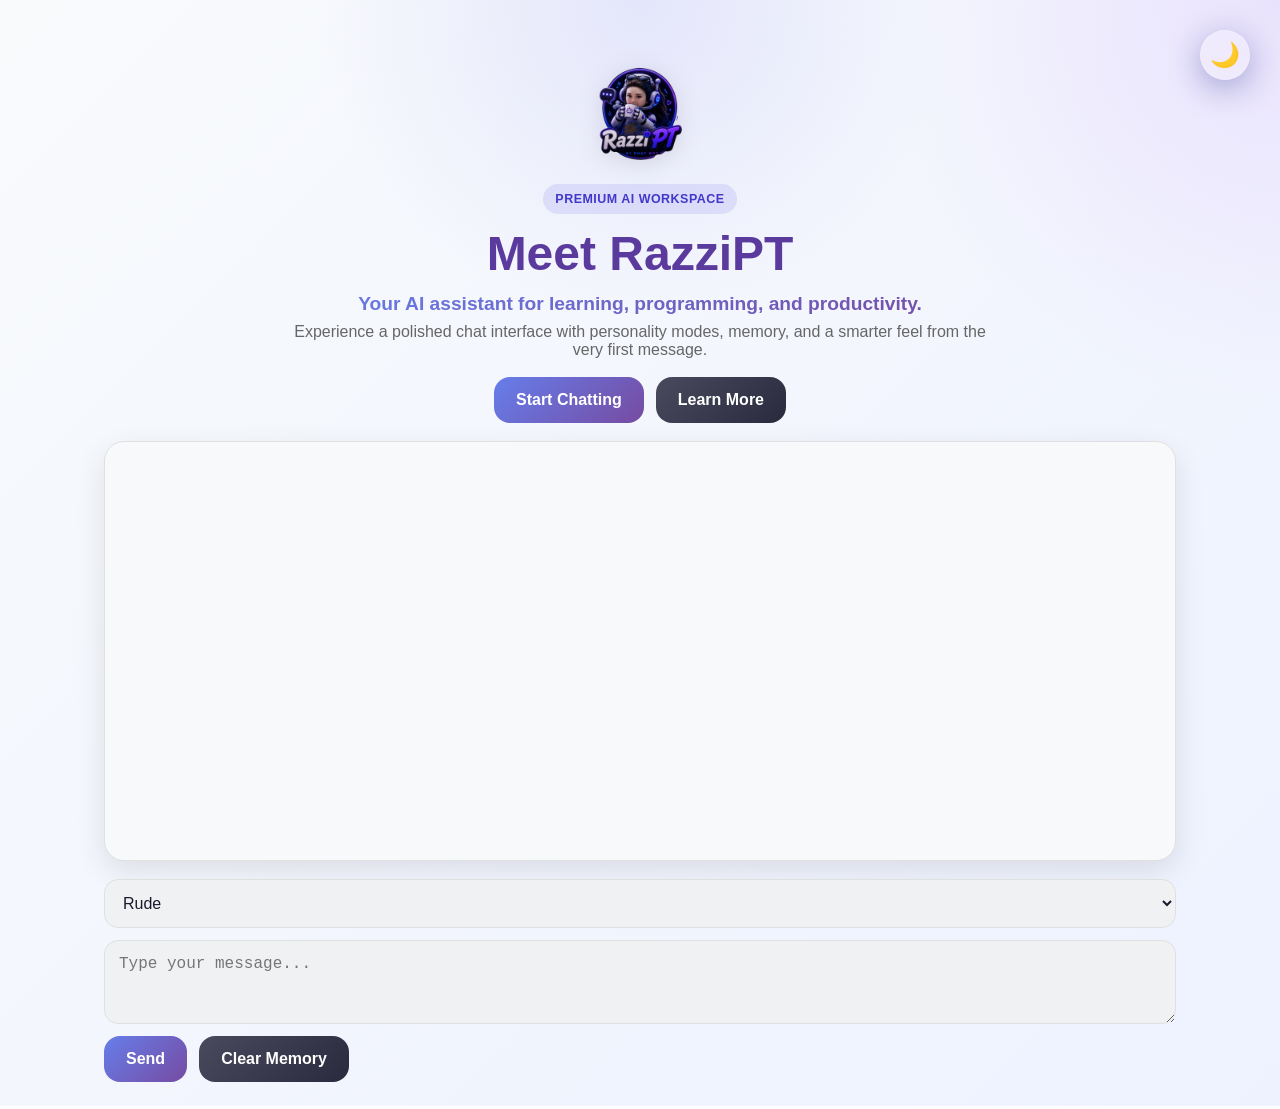
<file: static/index.html>
<!DOCTYPE html>
<html lang="en">
<head>
    <meta charset="UTF-8" />
    <meta name="viewport" content="width=device-width, initial-scale=1.0" />
    <title>RazziPT</title>
    <script>
        // Early theme initialization - runs before page renders to prevent flash
        (function() {
            const savedTheme = localStorage.getItem('theme');
            const prefersDark = window.matchMedia('(prefers-color-scheme: dark)').matches;
            
            let shouldBeDark = false;
            if (savedTheme === 'dark') {
                shouldBeDark = true;
            } else if (savedTheme === 'light') {
                shouldBeDark = false;
            } else if (prefersDark) {
                shouldBeDark = true;
            }
            
            if (shouldBeDark) {
                document.documentElement.classList.add('dark-mode');
                document.documentElement.style.colorScheme = 'dark';
            }
        })();
    </script>
    <link rel="stylesheet" href="/static/styles.css" />
</head>
<body>
    <!-- Theme Toggle Button -->
    <div class="theme-toggle">
        <button class="toggle-btn" id="themeToggle" title="Toggle Light/Dark Mode">
            🌙
        </button>
    </div>

    <div class="app-shell">
        <header>
            <div class="header-logo-section">
                <img src="/static/logo.png" alt="RazziPT Logo" class="main-header-logo">
            </div>
            <div class="hero-badge">Premium AI Workspace</div>
            <h1>Meet RazziPT</h1>
            <p class="slogan">Your AI assistant for learning, programming, and productivity.</p>
            <p>Experience a polished chat interface with personality modes, memory, and a smarter feel from the very first message.</p>
            <div class="button-row" style="justify-content:center; margin-top:18px;">
                <button id="startBtn" onclick="window.location.href='/signin'">Start Chatting</button>
                <button id="learnBtn" class="secondary" onclick="window.location.href='/about-us'">Learn More</button>
            </div>
        </header>
        <main>
            <div class="chat-panel" id="chatPanel"></div>
            <div class="controls">
                <select id="modeSelect">
                    <option value="rude">Rude</option>
                    <option value="rude_plus">Rude+</option>
                    <option value="razzi">Razzi (Final Boss)</option>
                </select>
                <textarea id="messageInput" placeholder="Type your message..." rows="3"></textarea>
                <div class="button-row">
                    <button id="sendBtn">Send</button>
                    <button id="clearBtn" class="secondary">Clear Memory</button>
                </div>
            </div>
        </main>
    </div>
    <script src="/static/app.js"></script>
    <script src="/static/theme.js"></script>
</body>
</html>
</file>
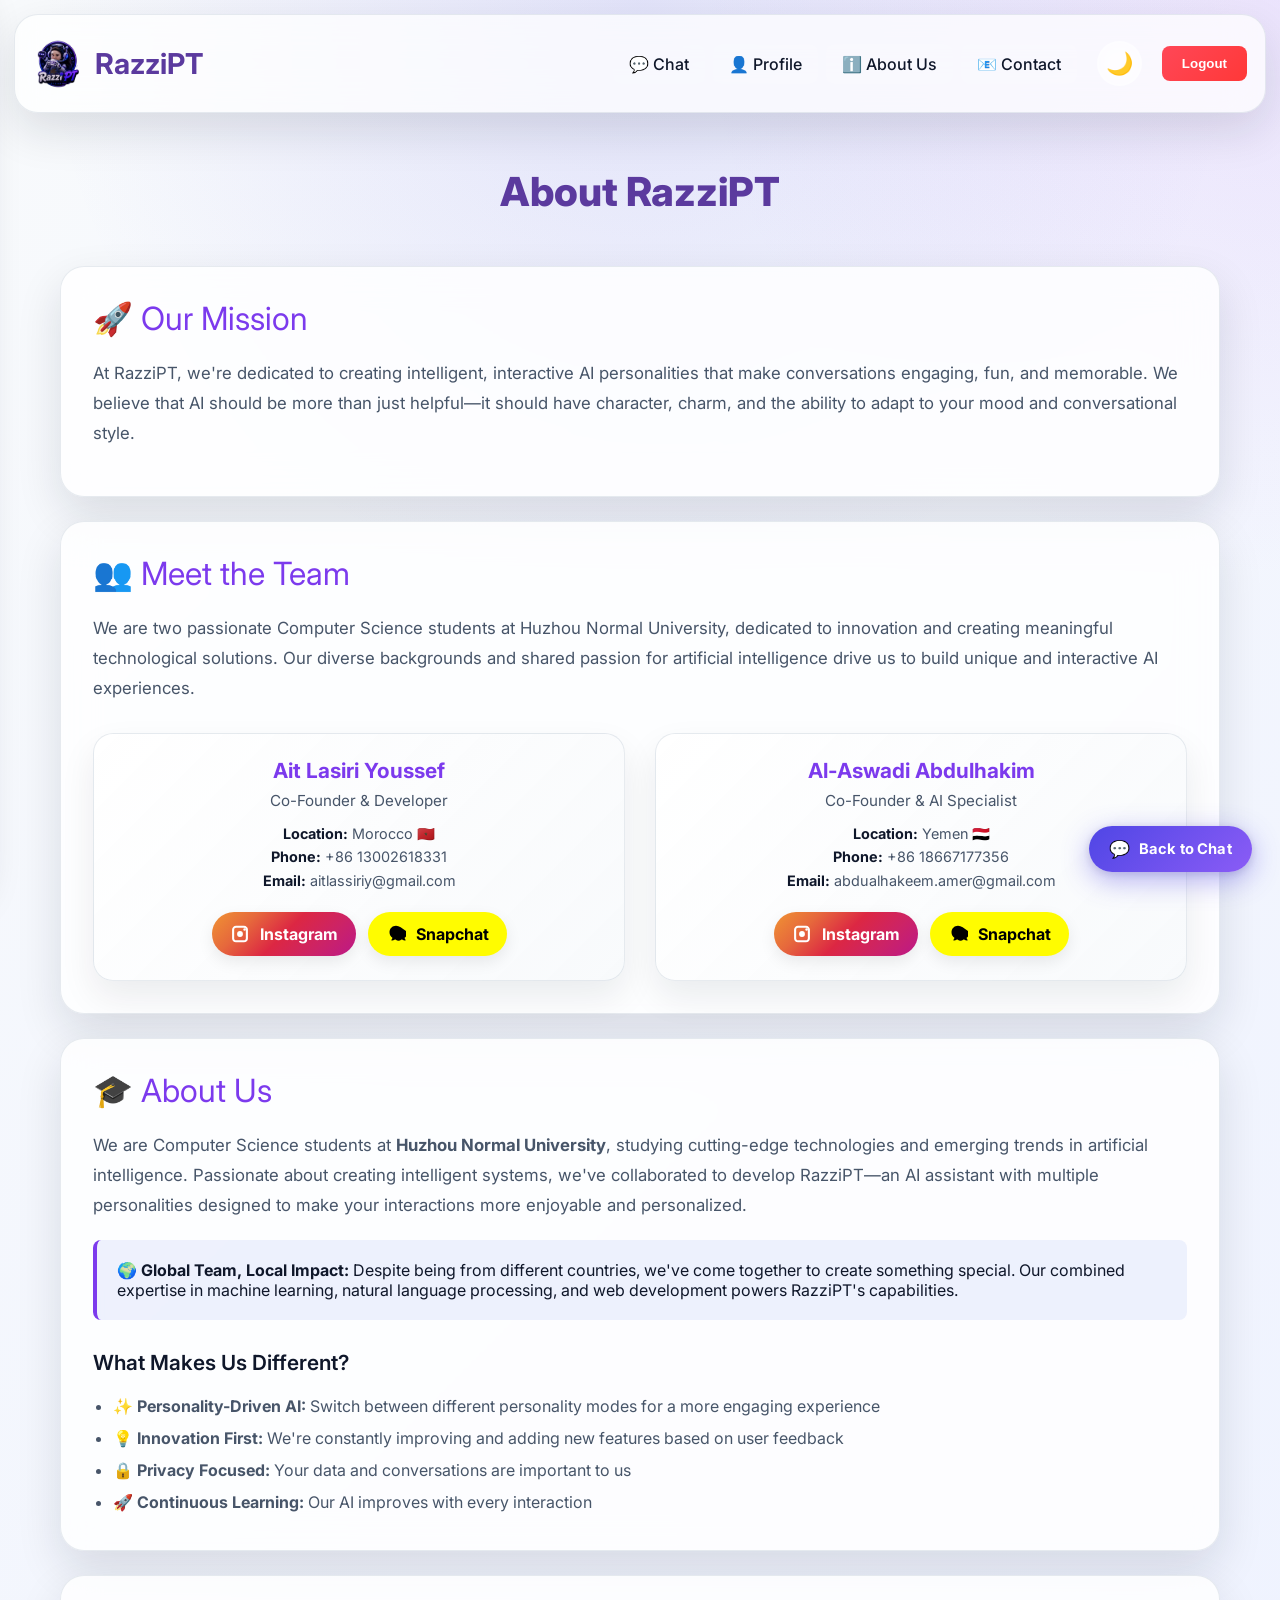
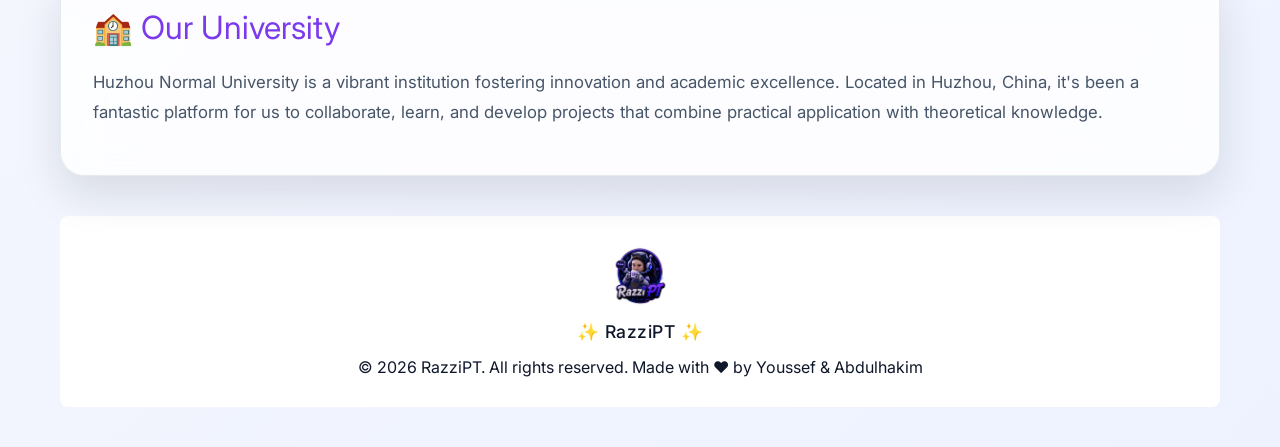
<file: static/about-us.html>
<!DOCTYPE html>
<html lang="en">
<head>
    <meta charset="UTF-8">
    <meta name="viewport" content="width=device-width, initial-scale=1.0">
    <title>About Us - RazziPT</title>
    <link rel="preconnect" href="https://fonts.googleapis.com">
    <link rel="preconnect" href="https://fonts.gstatic.com" crossorigin>
    <link href="https://fonts.googleapis.com/css2?family=Inter:wght@400;500;600;700;800&display=swap" rel="stylesheet">
    <style>
        :root {
            --bg: #F8FAFC;
            --surface: rgba(255, 255, 255, 0.82);
            --surface-strong: #FFFFFF;
            --panel: #FFFFFF;
            --text: #0F172A;
            --text-primary: #0F172A;
            --text-secondary: #475569;
            --muted: #475569;
            --border: rgba(148, 163, 184, 0.22);
            --accent: #4F46E5;
            --accent-secondary: #8B5CF6;
            --accent-purple: #7C3AED;
            --primary-gradient: linear-gradient(135deg, #4F46E5 0%, #8B5CF6 100%);
            --secondary-gradient: linear-gradient(135deg, #0EA5E9 0%, #6366F1 100%);
        }

        /* Dark Mode Theme */
        body.dark-mode {
            --bg: #020617;
            --surface: rgba(15, 23, 42, 0.82);
            --surface-strong: #111827;
            --panel: #111827;
            --text: #F8FAFC;
            --text-primary: #F8FAFC;
            --text-secondary: #CBD5E1;
            --muted: #CBD5E1;
            --border: rgba(148, 163, 184, 0.18);
            --accent: #6366F1;
            --accent-secondary: #A855F7;
            --accent-purple: #A78BFA;
            --primary-gradient: linear-gradient(135deg, #6366F1 0%, #A855F7 100%);
            --secondary-gradient: linear-gradient(135deg, #0EA5E9 0%, #8B5CF6 100%);
        }

        * {
            margin: 0;
            padding: 0;
            box-sizing: border-box;
        }

        body {
            font-family: 'Inter', 'Segoe UI', sans-serif;
            background:
                radial-gradient(circle at top, rgba(79, 70, 229, 0.12), transparent 28%),
                radial-gradient(circle at right top, rgba(168, 85, 247, 0.12), transparent 24%),
                linear-gradient(135deg, var(--bg) 0%, #EEF2FF 100%);
            min-height: 100vh;
            color: var(--text);
            transition: background 0.4s ease, color 0.4s ease;
        }

        body.dark-mode {
            background:
                radial-gradient(circle at top, rgba(99, 102, 241, 0.18), transparent 28%),
                radial-gradient(circle at right top, rgba(168, 85, 247, 0.18), transparent 24%),
                linear-gradient(135deg, #020617 0%, #111827 100%);
        }

        .header {
            background: rgba(255, 255, 255, 0.72);
            color: var(--text);
            padding: 16px 18px;
            display: flex;
            justify-content: space-between;
            align-items: center;
            border: 1px solid var(--border);
            border-radius: 24px;
            margin: 14px;
            transition: all 0.35s ease;
            backdrop-filter: blur(18px);
            box-shadow: 0 18px 45px rgba(15, 23, 42, 0.12);
        }

        body.dark-mode .header {
            background: rgba(15, 23, 42, 0.82);
        }

        body.dark-mode .header {
            box-shadow: 0 2px 10px rgba(0, 0, 0, 0.3);
        }

        .header-left {
            display: flex;
            align-items: center;
            gap: 15px;
        }

        .header-title {
            display: flex;
            align-items: center;
            gap: 12px;
            font-size: 1.8em;
            font-weight: bold;
            color: #5B3A9E;
            cursor: pointer;
            text-decoration: none;
        }

        .header-title:hover {
            opacity: 0.8;
        }

        body.dark-mode .header-title {
            color: #00d4ff;
        }

        .header-logo {
            width: 65px;
            height: 65px;
            object-fit: contain;
        }

        .header-right {
            display: flex;
            align-items: center;
            gap: 20px;
        }

        .nav-links {
            display: flex;
            gap: 8px;
            align-items: center;
        }

        .nav-link {
            color: var(--text-primary);
            text-decoration: none;
            font-weight: 500;
            padding: 10px 16px;
            border-radius: 8px;
            transition: all 0.3s cubic-bezier(0.34, 1.56, 0.64, 1);
            position: relative;
            display: inline-block;
            background: rgba(255, 255, 255, 0.05);
        }

        .nav-link:hover {
            background: rgba(102, 126, 234, 0.2);
            color: var(--accent-purple);
            transform: translateY(-2px);
        }
        
        .nav-link.active {
            background: var(--accent-purple);
            color: #fff;
            box-shadow: 0 4px 15px rgba(102, 126, 234, 0.4);
        }

        body.dark-mode .nav-link.active {
            background: var(--accent-purple);
            box-shadow: 0 4px 15px rgba(0, 153, 255, 0.4);
        }

        .theme-toggle {
            position: relative;
        }

        .toggle-btn {
            width: 45px;
            height: 45px;
            border-radius: 50%;
            border: 2px solid rgba(255, 255, 255, 0.3);
            background: rgba(255, 255, 255, 0.15);
            backdrop-filter: blur(10px);
            cursor: pointer;
            font-size: 22px;
            transition: all 0.3s ease;
            display: flex;
            align-items: center;
            justify-content: center;
        }

        .toggle-btn:hover {
            background: rgba(255, 255, 255, 0.25);
            transform: scale(1.1);
        }

        .btn-logout {
            background: linear-gradient(135deg, #ff4757 0%, #ff3838 100%);
            color: white;
            border: none;
            padding: 10px 20px;
            border-radius: 8px;
            cursor: pointer;
            font-weight: 600;
            transition: all 0.3s ease;
            text-decoration: none;
        }

        .btn-logout:hover {
            transform: translateY(-2px);
            box-shadow: 0 5px 15px rgba(255, 71, 87, 0.4);
        }

        .container {
            max-width: 1200px;
            margin: 0 auto;
            padding: 40px 20px;
        }

        .page-title {
            text-align: center;
            font-size: 2.5em;
            margin-bottom: 50px;
            color: #5B3A9E;
            font-weight: 800;
        }

        body.dark-mode .page-title {
            color: #00d4ff;
        }

        .content-section {
            background: var(--surface);
            border-radius: 24px;
            padding: 32px;
            margin-bottom: 24px;
            box-shadow: 0 18px 45px rgba(15, 23, 42, 0.12);
            border: 1px solid var(--border);
            transition: all 0.35s ease;
            backdrop-filter: blur(18px);
        }

        body.dark-mode .content-section {
            box-shadow: 0 8px 32px rgba(0, 0, 0, 0.4);
        }

        .section-title {
            font-size: 2em;
            margin-bottom: 20px;
            color: var(--accent-purple);
            display: flex;
            align-items: center;
            gap: 10px;
        }

        body.dark-mode .section-title {
            color: #00d4ff;
        }

        .section-subtitle {
            font-size: 1.3em;
            margin-top: 30px;
            margin-bottom: 15px;
            color: var(--text-primary);
            font-weight: 600;
        }

        .section-content {
            color: var(--text-secondary);
            line-height: 1.8;
            font-size: 1.05em;
            margin-bottom: 15px;
        }

        .team-members {
            display: grid;
            grid-template-columns: repeat(auto-fit, minmax(300px, 1fr));
            gap: 30px;
            margin-top: 30px;
        }

        .team-card {
            background: linear-gradient(135deg, rgba(255,255,255,0.92), rgba(248,250,252,0.98));
            border-radius: 20px;
            padding: 24px;
            text-align: center;
            transition: all 0.25s ease;
            border: 1px solid var(--border);
            box-shadow: 0 16px 35px rgba(15, 23, 42, 0.08);
        }

        body.dark-mode .team-card {
            background: linear-gradient(135deg, rgba(30,41,59,0.96), rgba(17,24,39,0.98));
        }

        .team-card:hover {
            transform: translateY(-5px);
            box-shadow: 0 12px 24px rgba(102, 126, 234, 0.2);
            border-color: var(--accent-purple);
        }

        body.dark-mode .team-card:hover {
            box-shadow: 0 12px 24px rgba(0, 212, 255, 0.2);
            border-color: #00d4ff;
        }

        .team-name {
            font-size: 1.3em;
            font-weight: bold;
            color: var(--accent-purple);
            margin-bottom: 8px;
        }

        body.dark-mode .team-name {
            color: #00d4ff;
        }

        .team-role {
            font-size: 0.95em;
            color: var(--text-secondary);
            margin-bottom: 12px;
        }

        .team-info {
            font-size: 0.9em;
            color: var(--text-secondary);
            line-height: 1.6;
            margin-bottom: 10px;
        }

        .team-info strong {
            color: var(--text-primary);
        }

        .highlight {
            background: rgba(102, 126, 234, 0.1);
            padding: 20px;
            border-radius: 8px;
            border-left: 4px solid var(--accent-purple);
            margin: 20px 0;
        }

        body.dark-mode .highlight {
            background: rgba(0, 212, 255, 0.1);
            border-left-color: #00d4ff;
        }

        .social-links {
            display: flex;
            flex-wrap: wrap;
            gap: 12px;
            margin-top: 20px;
            justify-content: center;
        }

        .social-button {
            display: inline-flex;
            align-items: center;
            gap: 10px;
            padding: 12px 18px;
            border-radius: 999px;
            text-decoration: none;
            font-weight: 700;
            transition: transform 0.2s ease, box-shadow 0.2s ease;
            box-shadow: 0 6px 16px rgba(0, 0, 0, 0.08);
        }

        .social-button svg {
            width: 20px;
            height: 20px;
            fill: currentColor;
        }

        .social-button.instagram {
            background: linear-gradient(135deg, #f09433 0%, #e6683c 25%, #dc2743 50%, #cc2366 75%, #bc1888 100%);
            color: #fff;
        }

        .social-button.snapchat {
            background: #fffc00;
            color: #000;
        }

        .social-button:hover {
            transform: translateY(-2px);
            box-shadow: 0 8px 20px rgba(0, 0, 0, 0.16);
        }

        .footer {
            text-align: center;
            padding: 30px 20px;
            color: var(--text-primary);
            margin-top: 40px;
            border-top: 2px solid var(--border-color);
            background: var(--panel);
            border-radius: 8px;
        }

        .footer-content {
            display: flex;
            flex-direction: column;
            align-items: center;
            gap: 15px;
        }

        .footer-logo {
            max-width: 60px;
            height: auto;
            transition: transform 0.3s ease;
        }

        .footer-logo:hover {
            transform: scale(1.1);
        }

        .footer-text {
            font-size: 1.1em;
            font-weight: 500;
            letter-spacing: 0.5px;
        }

        /* ============================================================
           MOBILE-RESPONSIVE ADDITIONS  (hamburger + slide-in drawer)
           ============================================================ */

        /* Scrolling fix */
        html { overflow-x: hidden; }
        body { overflow-y: auto !important; overflow-x: hidden; min-height: 100vh; }

        /* Hamburger button — hidden on desktop */
        .mobile-menu-btn {
            display: none;
            width: 42px; height: 42px;
            align-items: center; justify-content: center;
            border: 1.5px solid rgba(79,70,229,0.25);
            border-radius: 10px;
            background: rgba(79,70,229,0.08);
            color: #7C3AED;
            font-size: 1.25em;
            cursor: pointer;
            flex-shrink: 0;
            transition: all 0.2s ease;
        }
        .mobile-menu-btn:hover {
            background: linear-gradient(135deg,#4F46E5,#8B5CF6);
            color: #fff; border-color: transparent;
        }
        body.dark-mode .mobile-menu-btn {
            background: rgba(99,102,241,0.14);
            color: #a78bfa;
            border-color: rgba(99,102,241,0.3);
        }
        body.dark-mode .mobile-menu-btn:hover {
            background: linear-gradient(135deg,#6366F1,#A855F7);
            color: #fff; border-color: transparent;
        }

        /* Slide-in drawer */
        .mobile-drawer {
            position: fixed;
            top: 0; left: 0; bottom: 0;
            width: min(82vw, 280px);
            background: rgba(255,255,255,0.97);
            backdrop-filter: blur(24px);
            -webkit-backdrop-filter: blur(24px);
            z-index: 600;
            display: flex;
            flex-direction: column;
            transform: translateX(-110%);
            transition: transform 0.32s cubic-bezier(0.4,0,0.2,1);
            border-right: 1px solid rgba(148,163,184,0.22);
            box-shadow: 8px 0 40px rgba(15,23,42,0.18);
            border-radius: 0 20px 20px 0;
        }
        .mobile-drawer.open { transform: translateX(0); }
        body.dark-mode .mobile-drawer {
            background: rgba(10,14,33,0.97);
            border-right-color: rgba(148,163,184,0.14);
        }

        .drawer-inner-header {
            display: flex; align-items: center; gap: 10px;
            padding: 18px 16px 14px;
            border-bottom: 1px solid rgba(148,163,184,0.18);
        }
        .drawer-inner-logo { width: 38px; height: 38px; object-fit: contain; }
        .drawer-inner-title { font-size: 1.15em; font-weight: 800; color: #5B3A9E; flex: 1; }
        body.dark-mode .drawer-inner-title { color: #00d4ff; }

        .drawer-close-btn {
            width: 30px; height: 30px;
            border: none; border-radius: 8px;
            background: rgba(148,163,184,0.15);
            color: #475569; font-size: 1em; cursor: pointer;
            display: flex; align-items: center; justify-content: center;
            transition: all 0.2s ease;
        }
        .drawer-close-btn:hover { background: rgba(255,71,87,0.12); color: #ff4757; }
        body.dark-mode .drawer-close-btn { background: rgba(148,163,184,0.1); color: #94a3b8; }

        .drawer-nav {
            display: flex; flex-direction: column; gap: 6px;
            padding: 14px 12px; flex: 1; overflow-y: auto;
        }
        .drawer-nav-link {
            display: flex; align-items: center; gap: 10px;
            padding: 11px 14px; border-radius: 12px;
            color: #0F172A; text-decoration: none;
            font-weight: 600; font-size: 0.95em;
            background: rgba(79,70,229,0.06);
            border: 1.5px solid rgba(79,70,229,0.1);
            transition: all 0.22s ease;
        }
        .drawer-nav-link:hover {
            background: linear-gradient(135deg,#4F46E5,#8B5CF6);
            color: #fff; border-color: transparent;
            transform: translateX(4px);
            box-shadow: 0 4px 14px rgba(79,70,229,0.28);
        }
        .drawer-nav-link.active {
            background: linear-gradient(135deg,#4F46E5,#8B5CF6);
            color: #fff; border-color: transparent;
            box-shadow: 0 4px 14px rgba(79,70,229,0.3);
        }
        body.dark-mode .drawer-nav-link {
            background: rgba(99,102,241,0.09);
            border-color: rgba(99,102,241,0.2);
            color: #F8FAFC;
        }
        body.dark-mode .drawer-nav-link:hover,
        body.dark-mode .drawer-nav-link.active {
            background: linear-gradient(135deg,#6366F1,#A855F7);
            box-shadow: 0 4px 14px rgba(139,92,246,0.32);
        }

        .drawer-footer {
            padding: 12px;
            border-top: 1px solid rgba(148,163,184,0.18);
        }
        .drawer-logout-btn {
            width: 100%; padding: 10px 14px;
            border: none; border-radius: 12px;
            background: linear-gradient(135deg,#ff4757,#ff3838);
            color: #fff; font-weight: 700; font-size: 0.92em; cursor: pointer;
            transition: all 0.2s ease;
        }
        .drawer-logout-btn:hover {
            transform: translateY(-2px);
            box-shadow: 0 6px 18px rgba(255,71,87,0.38);
        }

        /* Backdrop overlay */
        .mobile-overlay {
            display: none; position: fixed; inset: 0;
            background: rgba(0,0,0,0.5);
            z-index: 500; backdrop-filter: blur(2px);
            -webkit-backdrop-filter: blur(2px);
        }
        .mobile-overlay.active { display: block; }

        /* ---- Responsive header at ≤768px ---- */
        @media (max-width: 768px) {
            body { overflow-y: auto !important; }
            .mobile-menu-btn { display: flex; }
            .nav-links { display: none !important; }
            .header {
                padding: 18px 24px;
                padding-top: max(18px, env(safe-area-inset-top));
                margin: 8px;
                border-radius: 16px;
                flex-wrap: nowrap;
            }
            .header-left, .header-right { gap: 8px; }
            .header-logo { width: 52px !important; height: 52px !important; min-width: 52px; }
            .header-title { font-size: 1.05em !important; gap: 6px !important; }
            .toggle-btn { width: 36px !important; height: 36px !important; font-size: 16px !important; }
            .btn-logout { padding: 7px 11px; font-size: 0.8em; border-radius: 8px; }
            .container { padding: 14px 12px 36px; }
            .page-title { font-size: 1.65em; margin-bottom: 18px; }
        }

        /* ---- Extra small ≤480px ---- */
        @media (max-width: 480px) {
            .header { margin: 5px; padding: 8px 10px; padding-top: max(8px, env(safe-area-inset-top)); border-radius: 12px; }
            .header-title span { display: none; }
            .btn-logout { padding: 6px 9px; font-size: 0.76em; }
            .page-title { font-size: 1.3em; }
            .container { padding: 10px 8px 28px; }
        }

        @media (max-width: 768px) {
            .content-section { padding: 20px 16px; border-radius: 18px; }
            .team-grid { grid-template-columns: 1fr !important; }
            .feature-grid { grid-template-columns: 1fr !important; }
            .stats-grid { grid-template-columns: repeat(2,1fr) !important; gap: 12px !important; }
            .section-title { font-size: 1.3em !important; }
            .page-title { font-size: 1.65em !important; margin-bottom: 24px !important; }
        }
        @media (max-width: 480px) {
            .stats-grid { grid-template-columns: 1fr !important; }
            .content-section { padding: 14px 12px; }
        }


        /* ── Floating Back-to-Chat Button ───────────────────────────── */
        .fab-chat {
            position: fixed;
            bottom: 28px;
            right: 28px;
            z-index: 300;
            display: flex;
            align-items: center;
            gap: 9px;
            padding: 13px 20px;
            border-radius: 50px;
            background: linear-gradient(135deg, #4F46E5 0%, #8B5CF6 100%);
            color: #fff;
            font-family: 'Inter', sans-serif;
            font-weight: 700;
            font-size: 0.92em;
            text-decoration: none;
            border: none;
            cursor: pointer;
            box-shadow:
                0 8px 28px rgba(79, 70, 229, 0.42),
                0 2px 8px rgba(0, 0, 0, 0.12);
            transition: transform 0.25s cubic-bezier(0.34,1.56,0.64,1),
                        box-shadow 0.25s ease,
                        opacity 0.25s ease;
            animation: fabSlideIn 0.55s cubic-bezier(0.34,1.56,0.64,1) both;
            will-change: transform;
        }
        @keyframes fabSlideIn {
            from { transform: translateY(80px) scale(0.8); opacity: 0; }
            to   { transform: translateY(0)   scale(1);   opacity: 1; }
        }
        .fab-chat:hover {
            transform: translateY(-4px) scale(1.04);
            box-shadow:
                0 16px 40px rgba(79, 70, 229, 0.52),
                0 4px 12px rgba(0, 0, 0, 0.14);
        }
        .fab-chat:active { transform: translateY(-1px) scale(0.98); }

        .fab-chat .fab-icon {
            font-size: 1.15em;
            display: flex; align-items: center;
            animation: fabPulse 2.8s ease-in-out infinite;
        }
        @keyframes fabPulse {
            0%, 100% { transform: scale(1); }
            50%       { transform: scale(1.18); }
        }
        .fab-chat .fab-label {
            letter-spacing: 0.01em;
            white-space: nowrap;
        }

        /* Glow ring on hover */
        .fab-chat::before {
            content: '';
            position: absolute;
            inset: -3px;
            border-radius: 54px;
            background: linear-gradient(135deg, #4F46E5, #8B5CF6);
            opacity: 0;
            z-index: -1;
            transition: opacity 0.25s ease;
            filter: blur(10px);
        }
        .fab-chat:hover::before { opacity: 0.6; }

        body.dark-mode .fab-chat {
            background: linear-gradient(135deg, #6366F1 0%, #A855F7 100%);
            box-shadow:
                0 8px 28px rgba(99, 102, 241, 0.45),
                0 2px 8px rgba(0, 0, 0, 0.25);
        }
        body.dark-mode .fab-chat:hover {
            box-shadow:
                0 16px 40px rgba(99, 102, 241, 0.55),
                0 4px 12px rgba(0, 0, 0, 0.28);
        }
        body.dark-mode .fab-chat::before {
            background: linear-gradient(135deg, #6366F1, #A855F7);
        }

        /* Compact on small phones */
        @media (max-width: 480px) {
            .fab-chat {
                bottom: 18px; right: 16px;
                padding: 11px 16px;
                font-size: 0.86em;
                gap: 7px;
            }
        }
        
        /* Inline Logout UI - Floating Popup */
        .inline-logout-ui {
            position: fixed;
            top: auto;
            right: 16px;
            bottom: auto;
            left: auto;
            background: rgba(239, 68, 68, 0.06);
            border: 1px solid rgba(239, 68, 68, 0.25);
            border-radius: 8px;
            padding: 12px;
            display: flex;
            flex-direction: column;
            gap: 8px;
            width: 280px;
            box-sizing: border-box;
            box-shadow: 0 8px 24px rgba(0, 0, 0, 0.15);
            z-index: 10000;
            animation: slideDown 0.25s ease;
        }
        
        @keyframes slideDown {
            from {
                opacity: 0;
                transform: translateY(-8px);
            }
            to {
                opacity: 1;
                transform: translateY(0);
            }
        }
        
        body.dark-mode .inline-logout-ui {
            background: rgba(239, 68, 68, 0.06);
            border-color: rgba(239, 68, 68, 0.25);
        }
        
        .inline-logout-message {
            font-size: 0.8em;
            color: #fff;
            line-height: 1.3;
        }
        
        .inline-logout-actions {
            display: flex;
            gap: 6px;
        }
        
        .inline-logout-confirm {
            flex: 1;
            padding: 6px 10px;
            background: #dc2626;
            color: #fff;
            border: none;
            border-radius: 4px;
            font-size: 0.8em;
            cursor: pointer;
            transition: background 0.15s ease;
        }
        
        .inline-logout-confirm:hover {
            background: #b91c1c;
        }
        
        .inline-logout-cancel {
            flex: 1;
            padding: 6px 10px;
            background: rgba(255, 255, 255, 0.2);
            color: #fff;
            border: 1px solid rgba(255, 255, 255, 0.3);
            border-radius: 4px;
            font-size: 0.8em;
            cursor: pointer;
            transition: background 0.15s ease;
        }
        
        .inline-logout-cancel:hover {
            background: rgba(255, 255, 255, 0.3);
        }
        
        @media (max-width: 480px) {
            .inline-logout-ui {
                width: 240px;
                right: 12px;
            }
        }

    </style>
</head>
<body>
    <!-- Mobile overlay backdrop -->
    <div class="mobile-overlay" id="mobileOverlay"></div>

    <!-- Mobile slide-in navigation drawer -->
    <div class="mobile-drawer" id="mobileDrawer">
        <div class="drawer-inner-header">
            <img src="/static/logo.png" alt="RazziPT" class="drawer-inner-logo">
            <span class="drawer-inner-title">RazziPT</span>
            <button class="drawer-close-btn" id="drawerCloseBtn" aria-label="Close menu">&#10005;</button>
        </div>
        <nav class="drawer-nav">
        <a href="/chat" class="drawer-nav-link">💬 Chat</a>
        <a href="/profile" class="drawer-nav-link">👤 Profile</a>
        <a href="/about-us" class="drawer-nav-link active">ℹ️ About Us</a>
        <a href="/contact-us" class="drawer-nav-link">📧 Contact</a>
        </nav>
        <div class="drawer-footer">
            <button class="drawer-logout-btn" onclick="logout()">&#x1F6AA; Logout</button>
        </div>
    </div>

    <div class="header">
        <div class="header-left">
            <a href="/chat" class="header-title">
                <img src="/static/logo.png" alt="RazziPT Logo" class="header-logo" style="max-width: 50px;">
                <span>RazziPT</span>
            </a>
            <button class="mobile-menu-btn" id="mobileMenuBtn" aria-label="Open navigation menu">&#9776;</button>
        </div>
        <div class="header-right">
            <nav class="nav-links">
                <a href="/chat" class="nav-link">💬 Chat</a>
                <a href="/profile" class="nav-link">👤 Profile</a>
                <a href="/about-us" class="nav-link active">ℹ️ About Us</a>
                <a href="/contact-us" class="nav-link">📧 Contact</a>
            </nav>
            <div class="theme-toggle">
                <button class="toggle-btn" id="themeToggle" title="Toggle Dark Mode">🌙</button>
            </div>
            <button class="btn-logout" onclick="logout()">Logout</button>
        </div>
    </div>

    <div class="container">
        <h1 class="page-title">About RazziPT</h1>

        <div class="content-section">
            <div class="section-title">🚀 Our Mission</div>
            <p class="section-content">
                At RazziPT, we're dedicated to creating intelligent, interactive AI personalities that make conversations engaging, fun, and memorable. We believe that AI should be more than just helpful—it should have character, charm, and the ability to adapt to your mood and conversational style.
            </p>
        </div>

        <div class="content-section">
            <div class="section-title">👥 Meet the Team</div>
            <p class="section-content">
                We are two passionate Computer Science students at Huzhou Normal University, dedicated to innovation and creating meaningful technological solutions. Our diverse backgrounds and shared passion for artificial intelligence drive us to build unique and interactive AI experiences.
            </p>

            <div class="team-members">
                <div class="team-card">
                    <div class="team-name">Ait Lasiri Youssef</div>
                    <div class="team-role">Co-Founder & Developer</div>
                    <div class="team-info">
                        <strong>Location:</strong> Morocco 🇲🇦<br>
                        <strong>Phone:</strong> +86 13002618331<br>
                        <strong>Email:</strong> aitlassiriy@gmail.com
                    </div>
                    <div class="social-links">
                        <a class="social-button instagram" href="https://www.instagram.com/yssssf_ait/?utm_source=ig_web_button_share_sheet" target="_blank" rel="noopener noreferrer">
                            <svg viewBox="0 0 24 24" aria-hidden="true"><path d="M7.2 2C4.6 2 2.5 4.1 2.5 6.7v10.6C2.5 19.9 4.6 22 7.2 22h9.6c2.6 0 4.7-2.1 4.7-4.7V6.7C21.5 4.1 19.4 2 16.8 2H7.2zm9.6 2.5c1.2 0 2.2 1 2.2 2.2v10.6c0 1.2-1 2.2-2.2 2.2H7.2c-1.2 0-2.2-1-2.2-2.2V6.7c0-1.2 1-2.2 2.2-2.2h9.6z"/><circle cx="12" cy="12" r="3.5"/><circle cx="17.5" cy="6.5" r="1.5"/></svg>
                            Instagram
                        </a>
                        <a class="social-button snapchat" href="https://www.snapchat.com/add/youssef_aitlasi?share_id=iZywdCm5ZRI&locale=en-US" target="_blank" rel="noopener noreferrer">
                            <svg viewBox="0 0 24 24" aria-hidden="true"><path d="M12 2C7.6 2 4.2 5.4 4.2 9.8c0 2.8 1.4 5.2 3.5 6.6-.1.8-.4 1.8-1.1 2.4-.5.5.1 1.3.8 1.1 1-.2 2.1-.5 2.8-1.1.4-.4 1.1-.4 1.6 0 .9.8 2 1.2 3.2 1.2s2.3-.4 3.2-1.2c.5-.4 1.2-.4 1.6 0 .7.6 1.8.9 2.8 1.1.7.1 1.3-.6.8-1.1-.7-.6-1-1.5-1.1-2.4 2.1-1.4 3.5-3.8 3.5-6.6C19.8 5.4 16.4 2 12 2z"/></svg>
                            Snapchat
                        </a>
                    </div>
                </div>

                <div class="team-card">
                    <div class="team-name">Al-Aswadi Abdulhakim</div>
                    <div class="team-role">Co-Founder & AI Specialist</div>
                    <div class="team-info">
                        <strong>Location:</strong> Yemen 🇾🇪<br>
                        <strong>Phone:</strong> +86 18667177356<br>
                        <strong>Email:</strong> abdualhakeem.amer@gmail.com
                    </div>
                    <div class="social-links">
                        <a class="social-button instagram" href="https://www.instagram.com/kimo.fernandez18?igsh=ZHVyNHVheTI3czFu" target="_blank" rel="noopener noreferrer">
                            <svg viewBox="0 0 24 24" aria-hidden="true"><path d="M7.2 2C4.6 2 2.5 4.1 2.5 6.7v10.6C2.5 19.9 4.6 22 7.2 22h9.6c2.6 0 4.7-2.1 4.7-4.7V6.7C21.5 4.1 19.4 2 16.8 2H7.2zm9.6 2.5c1.2 0 2.2 1 2.2 2.2v10.6c0 1.2-1 2.2-2.2 2.2H7.2c-1.2 0-2.2-1-2.2-2.2V6.7c0-1.2 1-2.2 2.2-2.2h9.6z"/><circle cx="12" cy="12" r="3.5"/><circle cx="17.5" cy="6.5" r="1.5"/></svg>
                            Instagram
                        </a>
                        <a class="social-button snapchat" href="https://www.snapchat.com/add/kimo.fernandez7?share_id=WlKjTbUf9H4&locale=en-US" target="_blank" rel="noopener noreferrer">
                            <svg viewBox="0 0 24 24" aria-hidden="true"><path d="M12 2C7.6 2 4.2 5.4 4.2 9.8c0 2.8 1.4 5.2 3.5 6.6-.1.8-.4 1.8-1.1 2.4-.5.5.1 1.3.8 1.1 1-.2 2.1-.5 2.8-1.1.4-.4 1.1-.4 1.6 0 .9.8 2 1.2 3.2 1.2s2.3-.4 3.2-1.2c.5-.4 1.2-.4 1.6 0 .7.6 1.8.9 2.8 1.1.7.1 1.3-.6.8-1.1-.7-.6-1-1.5-1.1-2.4 2.1-1.4 3.5-3.8 3.5-6.6C19.8 5.4 16.4 2 12 2z"/></svg>
                            Snapchat
                        </a>
                    </div>
                </div>
            </div>
        </div>

        <div class="content-section">
            <div class="section-title">🎓 About Us</div>
            <p class="section-content">
                We are Computer Science students at <strong>Huzhou Normal University</strong>, studying cutting-edge technologies and emerging trends in artificial intelligence. Passionate about creating intelligent systems, we've collaborated to develop RazziPT—an AI assistant with multiple personalities designed to make your interactions more enjoyable and personalized.
            </p>
            
            <div class="highlight">
                <strong>🌍 Global Team, Local Impact:</strong> Despite being from different countries, we've come together to create something special. Our combined expertise in machine learning, natural language processing, and web development powers RazziPT's capabilities.
            </div>

            <div class="section-subtitle">What Makes Us Different?</div>
            <ul style="margin-left: 20px; color: var(--text-secondary); line-height: 2;">
                <li>✨ <strong>Personality-Driven AI:</strong> Switch between different personality modes for a more engaging experience</li>
                <li>💡 <strong>Innovation First:</strong> We're constantly improving and adding new features based on user feedback</li>
                <li>🔒 <strong>Privacy Focused:</strong> Your data and conversations are important to us</li>
                <li>🚀 <strong>Continuous Learning:</strong> Our AI improves with every interaction</li>
            </ul>
        </div>

        <div class="content-section">
            <div class="section-title">🏫 Our University</div>
            <p class="section-content">
                Huzhou Normal University is a vibrant institution fostering innovation and academic excellence. Located in Huzhou, China, it's been a fantastic platform for us to collaborate, learn, and develop projects that combine practical application with theoretical knowledge.
            </p>
        </div>

        <div class="footer">
            <div class="footer-content">
                <img src="/static/logo.png" alt="RazziPT Logo" class="footer-logo">
                <p class="footer-text">✨ RazziPT ✨</p>
                <p>&copy; 2026 RazziPT. All rights reserved. Made with ❤️ by Youssef & Abdulhakim</p>
            </div>
        </div>
    </div>

    <script>
        function logout() {
            const logoutBtn = document.querySelector('.btn-logout');
            if (logoutBtn) {
                showInlineLogoutUI(logoutBtn);
            }
        }
        
        function showInlineLogoutUI(logoutBtn) {
            // Remove any existing inline UI
            const existingUI = document.querySelector('.inline-logout-ui');
            if (existingUI) {
                existingUI.remove();
                return;
            }
            
            const logoutUI = document.createElement('div');
            logoutUI.className = 'inline-logout-ui';
            
            const message = document.createElement('div');
            message.className = 'inline-logout-message';
            message.textContent = 'Sign out?';
            
            const actions = document.createElement('div');
            actions.className = 'inline-logout-actions';
            
            const confirmBtn = document.createElement('button');
            confirmBtn.className = 'inline-logout-confirm';
            confirmBtn.textContent = 'Logout';
            
            const cancelBtn = document.createElement('button');
            cancelBtn.className = 'inline-logout-cancel';
            cancelBtn.textContent = 'Cancel';
            
            confirmBtn.addEventListener('click', async (e) => {
                e.stopPropagation();
                try {
                    await fetch('/logout', { method: 'POST' });
                    window.location.href = '/signin';
                } catch (error) {
                    console.error('Logout failed', error);
                    window.location.href = '/signin';
                }
            });
            
            cancelBtn.addEventListener('click', (e) => {
                e.stopPropagation();
                logoutUI.remove();
            });
            
            actions.append(confirmBtn, cancelBtn);
            logoutUI.append(message, actions);
            document.body.appendChild(logoutUI);
            
            // Position below the button
            const rect = logoutBtn.getBoundingClientRect();
            const isMobile = window.innerWidth <= 480;
            logoutUI.style.top = (rect.bottom + 8) + 'px';
            logoutUI.style.right = isMobile ? '12px' : '16px';
            logoutUI.style.left = 'auto';
            
            // Close on outside click
            setTimeout(() => {
                document.addEventListener('click', function closeLogout(e) {
                    if (!logoutUI.contains(e.target) && e.target !== logoutBtn) {
                        logoutUI.remove();
                        document.removeEventListener('click', closeLogout);
                    }
                });
            }, 100);
        }
        
        // Set active navigation link based on current page
        function setActiveNavLink() {
            const currentPath = window.location.pathname;
            const navLinks = document.querySelectorAll('.nav-link');
            
            navLinks.forEach(link => {
                link.classList.remove('active');
                if (link.href.includes(currentPath) || 
                    (currentPath === '/' && link.href.includes('/chat'))) {
                    link.classList.add('active');
                }
            });
        }

        document.addEventListener('DOMContentLoaded', function() {
            setActiveNavLink();
        });
    </script>
    <script src="/static/theme.js"></script>

    <script>
    (function() {
        var btn    = document.getElementById('mobileMenuBtn');
        var drawer = document.getElementById('mobileDrawer');
        var overlay= document.getElementById('mobileOverlay');
        var closeB = document.getElementById('drawerCloseBtn');
        function openDrawer()  { drawer.classList.add('open'); overlay.classList.add('active'); document.body.style.overflow='hidden'; }
        function closeDrawer() { drawer.classList.remove('open'); overlay.classList.remove('active'); document.body.style.overflow=''; }
        if (btn)     btn.addEventListener('click', openDrawer);
        if (closeB)  closeB.addEventListener('click', closeDrawer);
        if (overlay) overlay.addEventListener('click', closeDrawer);
        document.addEventListener('keydown', function(e){ if(e.key==='Escape') closeDrawer(); });
    })();
    </script>


    <!-- Floating Back-to-Chat Button -->
    <a href="/chat" class="fab-chat" aria-label="Go back to chat">
        <span class="fab-icon">&#x1F4AC;</span>
        <span class="fab-label">Back to Chat</span>
    </a>

</body>
</html>
</file>
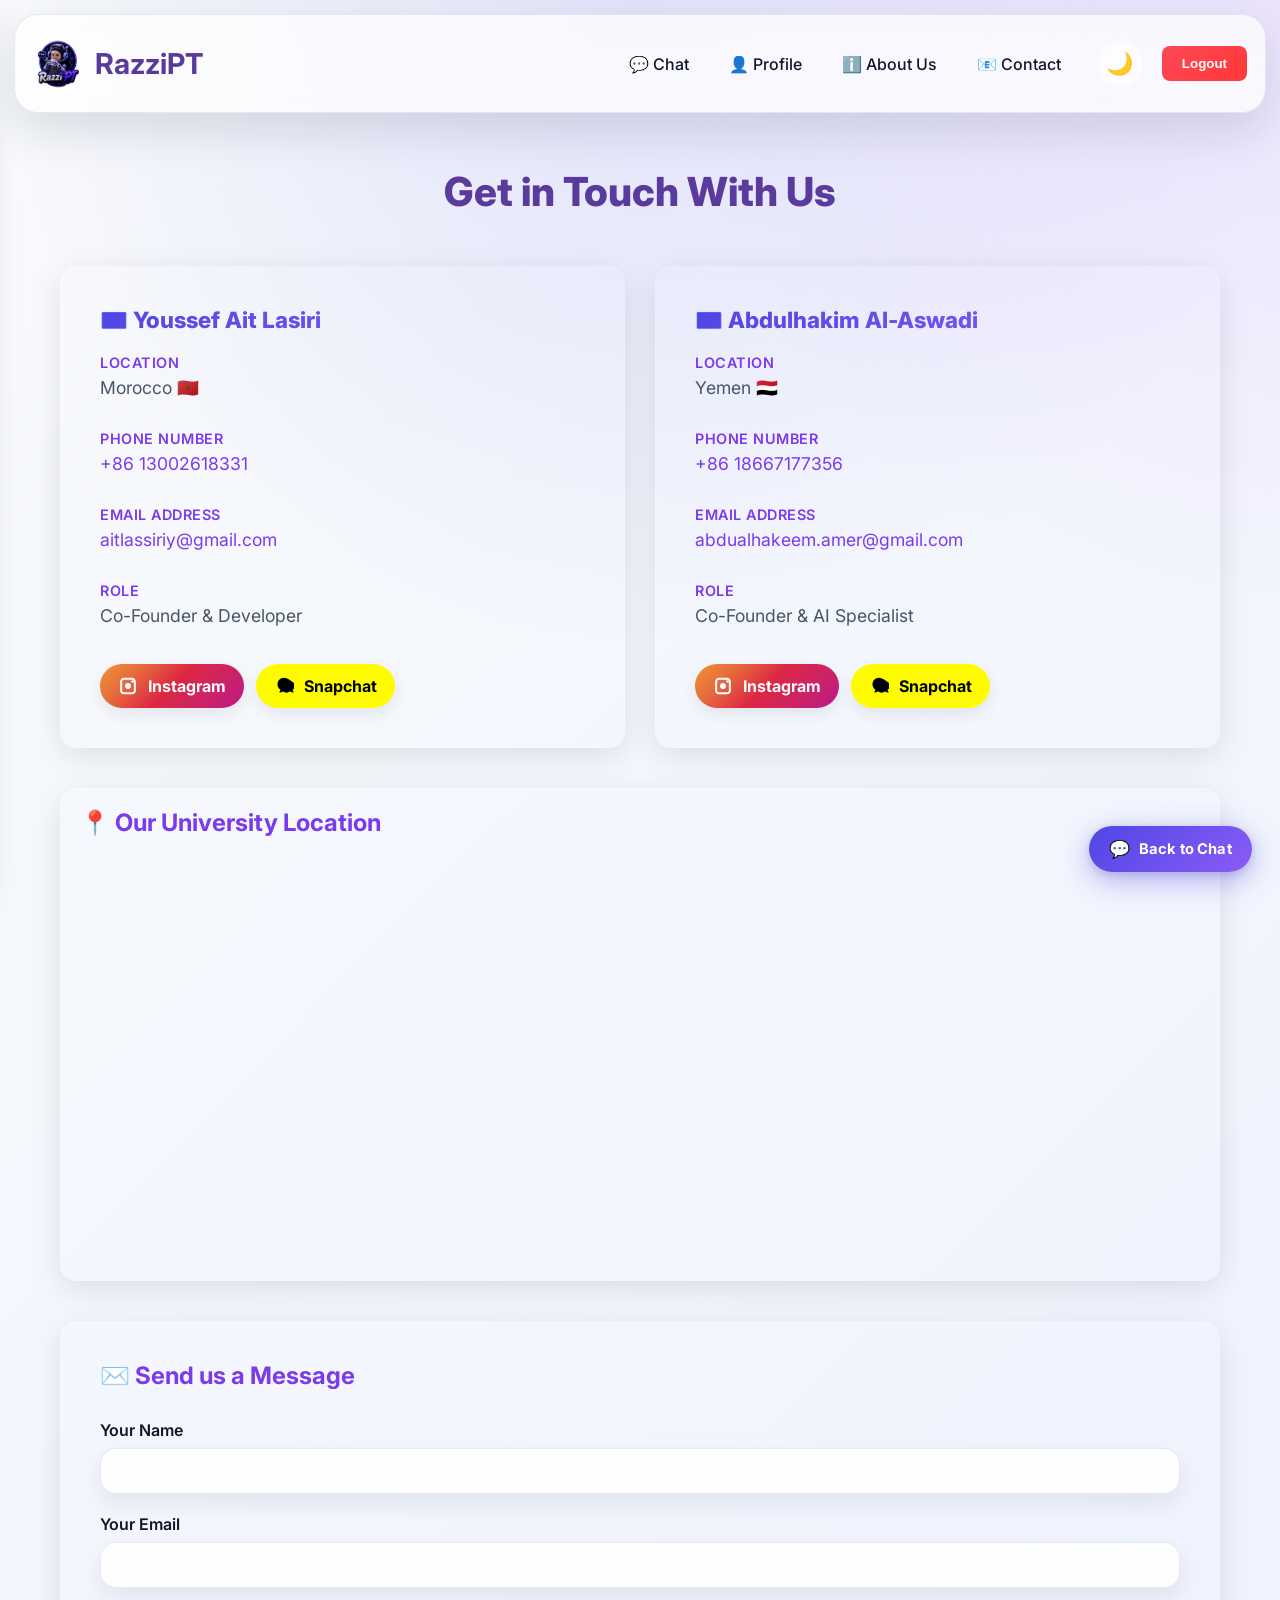
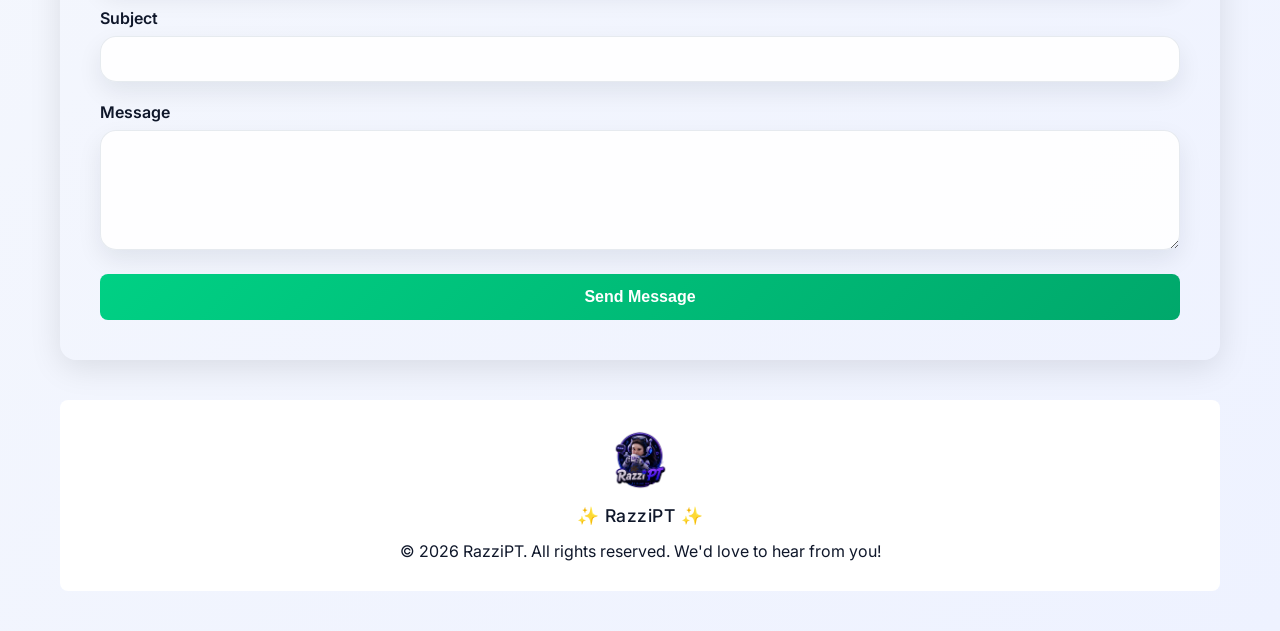
<file: static/contact-us.html>
<!DOCTYPE html>
<html lang="en">
<head>
    <meta charset="UTF-8">
    <meta name="viewport" content="width=device-width, initial-scale=1.0">
    <title>Contact Us - RazziPT</title>
    <link rel="preconnect" href="https://fonts.googleapis.com">
    <link rel="preconnect" href="https://fonts.gstatic.com" crossorigin>
    <link href="https://fonts.googleapis.com/css2?family=Inter:wght@400;500;600;700;800&display=swap" rel="stylesheet">
    <style>
        :root {
            --bg: #F8FAFC;
            --surface: rgba(255, 255, 255, 0.82);
            --panel: #FFFFFF;
            --text: #0F172A;
            --text-primary: #0F172A;
            --text-secondary: #475569;
            --muted: #475569;
            --border: rgba(148, 163, 184, 0.22);
            --accent: #4F46E5;
            --accent-secondary: #8B5CF6;
            --accent-purple: #7C3AED;
            --primary-gradient: linear-gradient(135deg, #4F46E5 0%, #8B5CF6 100%);
            --secondary-gradient: linear-gradient(135deg, #0EA5E9 0%, #6366F1 100%);
            --success-gradient: linear-gradient(135deg, #00d084 0%, #00a86b 100%);
        }

        /* Dark Mode Theme */
        body.dark-mode {
            --bg: #020617;
            --surface: rgba(15, 23, 42, 0.82);
            --panel: #111827;
            --text: #F8FAFC;
            --text-primary: #F8FAFC;
            --text-secondary: #CBD5E1;
            --muted: #CBD5E1;
            --border: rgba(148, 163, 184, 0.18);
            --accent: #6366F1;
            --accent-secondary: #A855F7;
            --accent-purple: #A78BFA;
            --primary-gradient: linear-gradient(135deg, #6366F1 0%, #A855F7 100%);
            --secondary-gradient: linear-gradient(135deg, #0EA5E9 0%, #8B5CF6 100%);
            --success-gradient: linear-gradient(135deg, #2d4059 0%, #3d5a73 100%);
        }

        * {
            margin: 0;
            padding: 0;
            box-sizing: border-box;
        }

        body {
            font-family: 'Inter', 'Segoe UI', sans-serif;
            background:
                radial-gradient(circle at top, rgba(79, 70, 229, 0.12), transparent 28%),
                radial-gradient(circle at right top, rgba(168, 85, 247, 0.12), transparent 24%),
                linear-gradient(135deg, var(--bg) 0%, #EEF2FF 100%);
            min-height: 100vh;
            color: var(--text);
            transition: background 0.4s ease, color 0.4s ease;
        }

        body.dark-mode {
            background:
                radial-gradient(circle at top, rgba(99, 102, 241, 0.18), transparent 28%),
                radial-gradient(circle at right top, rgba(168, 85, 247, 0.18), transparent 24%),
                linear-gradient(135deg, #020617 0%, #111827 100%);
        }

        .header {
            background: rgba(255, 255, 255, 0.72);
            color: var(--text);
            padding: 16px 18px;
            display: flex;
            justify-content: space-between;
            align-items: center;
            border: 1px solid var(--border);
            border-radius: 24px;
            margin: 14px;
            transition: all 0.35s ease;
            backdrop-filter: blur(18px);
            box-shadow: 0 18px 45px rgba(15, 23, 42, 0.12);
        }

        body.dark-mode .header {
            background: rgba(15, 23, 42, 0.82);
        }

        body.dark-mode .header {
            box-shadow: 0 2px 10px rgba(0, 0, 0, 0.3);
        }

        .header-left {
            display: flex;
            align-items: center;
            gap: 15px;
        }

        .header-title {
            display: flex;
            align-items: center;
            gap: 12px;
            font-size: 1.8em;
            font-weight: bold;
            color: #5B3A9E;
            cursor: pointer;
            text-decoration: none;
        }

        .header-title:hover {
            opacity: 0.8;
        }

        body.dark-mode .header-title {
            color: #00d4ff;
        }

        .header-logo {
            width: 65px;
            height: 65px;
            object-fit: contain;
        }

        .header-right {
            display: flex;
            align-items: center;
            gap: 20px;
        }

        .nav-links {
            display: flex;
            gap: 8px;
            align-items: center;
        }

        .nav-link {
            color: var(--text-primary);
            text-decoration: none;
            font-weight: 500;
            padding: 10px 16px;
            border-radius: 8px;
            transition: all 0.3s cubic-bezier(0.34, 1.56, 0.64, 1);
            position: relative;
            display: inline-block;
            background: rgba(255, 255, 255, 0.05);
        }

        .nav-link:hover {
            background: rgba(102, 126, 234, 0.2);
            color: var(--accent-purple);
            transform: translateY(-2px);
        }
        
        .nav-link.active {
            background: var(--accent-purple);
            color: #fff;
            box-shadow: 0 4px 15px rgba(102, 126, 234, 0.4);
        }

        body.dark-mode .nav-link.active {
            background: var(--accent-purple);
            box-shadow: 0 4px 15px rgba(0, 153, 255, 0.4);
        }

        .theme-toggle {
            position: relative;
        }

        .toggle-btn {
            width: 45px;
            height: 45px;
            border-radius: 50%;
            border: 2px solid rgba(255, 255, 255, 0.3);
            background: rgba(255, 255, 255, 0.15);
            backdrop-filter: blur(10px);
            cursor: pointer;
            font-size: 22px;
            transition: all 0.3s ease;
            display: flex;
            align-items: center;
            justify-content: center;
        }

        .toggle-btn:hover {
            background: rgba(255, 255, 255, 0.25);
            transform: scale(1.1);
        }

        .btn-logout {
            background: linear-gradient(135deg, #ff4757 0%, #ff3838 100%);
            color: white;
            border: none;
            padding: 10px 20px;
            border-radius: 8px;
            cursor: pointer;
            font-weight: 600;
            transition: all 0.3s ease;
            text-decoration: none;
        }

        .btn-logout:hover {
            transform: translateY(-2px);
            box-shadow: 0 5px 15px rgba(255, 71, 87, 0.4);
        }

        .container {
            max-width: 1200px;
            margin: 0 auto;
            padding: 40px 20px;
        }

        .page-title {
            text-align: center;
            font-size: 2.5em;
            margin-bottom: 50px;
            color: #5B3A9E;
            font-weight: 800;
        }

        body.dark-mode .page-title {
            color: #00d4ff;
        }

        .content-grid {
            display: grid;
            grid-template-columns: 1fr 1fr;
            gap: 30px;
            margin-bottom: 40px;
        }

        @media (max-width: 768px) {
            .content-grid {
                grid-template-columns: 1fr;
            }
        }

        .contact-card {
            background: var(--panel-bg);
            border-radius: 16px;
            padding: 40px;
            box-shadow: 0 8px 32px rgba(0, 0, 0, 0.1);
            border: 1px solid var(--border-color);
            transition: all 0.4s ease;
        }

        body.dark-mode .contact-card {
            box-shadow: 0 8px 32px rgba(0, 0, 0, 0.4);
        }

        .contact-card:hover,
        .map-container:hover,
        .form-section:hover {
            transform: translateY(-3px);
        }

        .contact-name {
            font-size: 1.4em;
            font-weight: 800;
            background: var(--primary-gradient);
            -webkit-background-clip: text;
            -webkit-text-fill-color: transparent;
            background-clip: text;
            margin-bottom: 20px;
        }

        body.dark-mode .contact-name {
            -webkit-text-fill-color: #00d4ff;
            background: none;
        }

        .contact-item {
            margin-bottom: 16px;
            padding-bottom: 16px;
            border-bottom: 1px solid var(--border-color);
        }

        .contact-item:last-child {
            border-bottom: none;
            margin-bottom: 0;
            padding-bottom: 0;
        }

        .contact-label {
            font-weight: 600;
            color: var(--accent-purple);
            font-size: 0.9em;
            text-transform: uppercase;
            letter-spacing: 0.5px;
            margin-bottom: 6px;
            display: block;
        }

        body.dark-mode .contact-label {
            color: #00d4ff;
        }

        .contact-value {
            color: var(--text-secondary);
            font-size: 1.1em;
            word-break: break-all;
        }

        .contact-value a {
            color: var(--accent-purple);
            text-decoration: none;
            transition: all 0.3s ease;
        }

        body.dark-mode .contact-value a {
            color: #00d4ff;
        }

        .contact-value a:hover {
            text-decoration: underline;
        }

        .section-title {
            font-size: 1.8em;
            margin-bottom: 20px;
            color: var(--accent-purple);
            display: flex;
            align-items: center;
            gap: 10px;
        }

        body.dark-mode .section-title {
            color: #00d4ff;
        }

        .map-container {
            background: var(--panel-bg);
            border-radius: 16px;
            padding: 20px;
            box-shadow: 0 8px 32px rgba(0, 0, 0, 0.1);
            border: 1px solid var(--border-color);
            overflow: hidden;
            margin-bottom: 40px;
        }

        body.dark-mode .map-container {
            box-shadow: 0 8px 32px rgba(0, 0, 0, 0.4);
        }

        .map-container h2 {
            margin-bottom: 20px;
            color: var(--accent-purple);
        }

        body.dark-mode .map-container h2 {
            color: #00d4ff;
        }

        .map-container iframe {
            width: 100%;
            height: 400px;
            border: none;
            border-radius: 8px;
        }

        .form-section {
            background: var(--panel-bg);
            border-radius: 16px;
            padding: 40px;
            box-shadow: 0 8px 32px rgba(0, 0, 0, 0.1);
            border: 1px solid var(--border-color);
        }

        body.dark-mode .form-section {
            box-shadow: 0 8px 32px rgba(0, 0, 0, 0.4);
        }

        .form-section h2 {
            margin-bottom: 30px;
            color: var(--accent-purple);
        }

        body.dark-mode .form-section h2 {
            color: #00d4ff;
        }

        .form-group {
            margin-bottom: 20px;
        }

        .form-group label {
            display: block;
            margin-bottom: 8px;
            font-weight: 600;
            color: var(--text-primary);
        }

        .form-group input,
        .form-group textarea {
            width: 100%;
            padding: 12px 16px;
            border: 1px solid var(--border);
            border-radius: 16px;
            font-family: inherit;
            color: var(--text);
            background: rgba(255,255,255,0.88);
            transition: all 0.25s ease;
            font-size: 1em;
            box-shadow: 0 10px 24px rgba(15, 23, 42, 0.08);
        }

        body.dark-mode .form-group input,
        body.dark-mode .form-group textarea {
            background: rgba(30, 41, 59, 0.92);
        }

        .form-group input:focus,
        .form-group textarea:focus {
            outline: none;
            border-color: var(--accent-purple);
            box-shadow: 0 0 10px rgba(102, 126, 234, 0.3);
        }

        body.dark-mode .form-group input:focus,
        body.dark-mode .form-group textarea:focus {
            box-shadow: 0 0 10px rgba(0, 212, 255, 0.3);
        }

        .form-group textarea {
            resize: vertical;
            min-height: 120px;
        }

        .btn-submit {
            background: var(--success-gradient);
            color: white;
            border: none;
            padding: 14px 32px;
            border-radius: 8px;
            font-size: 1em;
            font-weight: 600;
            cursor: pointer;
            transition: all 0.3s ease;
            width: 100%;
        }

        .btn-submit:hover {
            transform: translateY(-2px);
            box-shadow: 0 5px 15px rgba(0, 208, 132, 0.4);
        }

        .btn-submit:active {
            transform: translateY(0);
        }

        .social-links {
            display: flex;
            flex-wrap: wrap;
            gap: 12px;
            margin-top: 22px;
        }

        .social-button {
            display: inline-flex;
            align-items: center;
            gap: 10px;
            padding: 12px 18px;
            border-radius: 999px;
            text-decoration: none;
            font-weight: 700;
            transition: transform 0.2s ease, box-shadow 0.2s ease;
            box-shadow: 0 6px 16px rgba(0, 0, 0, 0.08);
        }

        .social-button svg {
            width: 20px;
            height: 20px;
            fill: currentColor;
        }

        .social-button.instagram {
            background: linear-gradient(135deg, #f09433 0%, #e6683c 25%, #dc2743 50%, #cc2366 75%, #bc1888 100%);
            color: #fff;
        }

        .social-button.snapchat {
            background: #fffc00;
            color: #000;
        }

        .social-button:hover {
            transform: translateY(-2px);
            box-shadow: 0 8px 20px rgba(0, 0, 0, 0.16);
        }

        .footer {
            text-align: center;
            padding: 30px 20px;
            color: var(--text-primary);
            margin-top: 40px;
            border-top: 2px solid var(--border-color);
            background: var(--panel);
            border-radius: 8px;
        }

        .footer-content {
            display: flex;
            flex-direction: column;
            align-items: center;
            gap: 15px;
        }

        .footer-logo {
            max-width: 60px;
            height: auto;
            transition: transform 0.3s ease;
        }

        .footer-logo:hover {
            transform: scale(1.1);
        }

        .footer-text {
            font-size: 1.1em;
            font-weight: 500;
            letter-spacing: 0.5px;
        }

        /* ============================================================
           MOBILE-RESPONSIVE ADDITIONS  (hamburger + slide-in drawer)
           ============================================================ */

        /* Scrolling fix */
        html { overflow-x: hidden; }
        body { overflow-y: auto !important; overflow-x: hidden; min-height: 100vh; }

        /* Hamburger button — hidden on desktop */
        .mobile-menu-btn {
            display: none;
            width: 42px; height: 42px;
            align-items: center; justify-content: center;
            border: 1.5px solid rgba(79,70,229,0.25);
            border-radius: 10px;
            background: rgba(79,70,229,0.08);
            color: #7C3AED;
            font-size: 1.25em;
            cursor: pointer;
            flex-shrink: 0;
            transition: all 0.2s ease;
        }
        .mobile-menu-btn:hover {
            background: linear-gradient(135deg,#4F46E5,#8B5CF6);
            color: #fff; border-color: transparent;
        }
        body.dark-mode .mobile-menu-btn {
            background: rgba(99,102,241,0.14);
            color: #a78bfa;
            border-color: rgba(99,102,241,0.3);
        }
        body.dark-mode .mobile-menu-btn:hover {
            background: linear-gradient(135deg,#6366F1,#A855F7);
            color: #fff; border-color: transparent;
        }

        /* Slide-in drawer */
        .mobile-drawer {
            position: fixed;
            top: 0; left: 0; bottom: 0;
            width: min(82vw, 280px);
            background: rgba(255,255,255,0.97);
            backdrop-filter: blur(24px);
            -webkit-backdrop-filter: blur(24px);
            z-index: 600;
            display: flex;
            flex-direction: column;
            transform: translateX(-110%);
            transition: transform 0.32s cubic-bezier(0.4,0,0.2,1);
            border-right: 1px solid rgba(148,163,184,0.22);
            box-shadow: 8px 0 40px rgba(15,23,42,0.18);
            border-radius: 0 20px 20px 0;
        }
        .mobile-drawer.open { transform: translateX(0); }
        body.dark-mode .mobile-drawer {
            background: rgba(10,14,33,0.97);
            border-right-color: rgba(148,163,184,0.14);
        }

        .drawer-inner-header {
            display: flex; align-items: center; gap: 10px;
            padding: 18px 16px 14px;
            border-bottom: 1px solid rgba(148,163,184,0.18);
        }
        .drawer-inner-logo { width: 38px; height: 38px; object-fit: contain; }
        .drawer-inner-title { font-size: 1.15em; font-weight: 800; color: #5B3A9E; flex: 1; }
        body.dark-mode .drawer-inner-title { color: #00d4ff; }

        .drawer-close-btn {
            width: 30px; height: 30px;
            border: none; border-radius: 8px;
            background: rgba(148,163,184,0.15);
            color: #475569; font-size: 1em; cursor: pointer;
            display: flex; align-items: center; justify-content: center;
            transition: all 0.2s ease;
        }
        .drawer-close-btn:hover { background: rgba(255,71,87,0.12); color: #ff4757; }
        body.dark-mode .drawer-close-btn { background: rgba(148,163,184,0.1); color: #94a3b8; }

        .drawer-nav {
            display: flex; flex-direction: column; gap: 6px;
            padding: 14px 12px; flex: 1; overflow-y: auto;
        }
        .drawer-nav-link {
            display: flex; align-items: center; gap: 10px;
            padding: 11px 14px; border-radius: 12px;
            color: #0F172A; text-decoration: none;
            font-weight: 600; font-size: 0.95em;
            background: rgba(79,70,229,0.06);
            border: 1.5px solid rgba(79,70,229,0.1);
            transition: all 0.22s ease;
        }
        .drawer-nav-link:hover {
            background: linear-gradient(135deg,#4F46E5,#8B5CF6);
            color: #fff; border-color: transparent;
            transform: translateX(4px);
            box-shadow: 0 4px 14px rgba(79,70,229,0.28);
        }
        .drawer-nav-link.active {
            background: linear-gradient(135deg,#4F46E5,#8B5CF6);
            color: #fff; border-color: transparent;
            box-shadow: 0 4px 14px rgba(79,70,229,0.3);
        }
        body.dark-mode .drawer-nav-link {
            background: rgba(99,102,241,0.09);
            border-color: rgba(99,102,241,0.2);
            color: #F8FAFC;
        }
        body.dark-mode .drawer-nav-link:hover,
        body.dark-mode .drawer-nav-link.active {
            background: linear-gradient(135deg,#6366F1,#A855F7);
            box-shadow: 0 4px 14px rgba(139,92,246,0.32);
        }

        .drawer-footer {
            padding: 12px;
            border-top: 1px solid rgba(148,163,184,0.18);
        }
        .drawer-logout-btn {
            width: 100%; padding: 10px 14px;
            border: none; border-radius: 12px;
            background: linear-gradient(135deg,#ff4757,#ff3838);
            color: #fff; font-weight: 700; font-size: 0.92em; cursor: pointer;
            transition: all 0.2s ease;
        }
        .drawer-logout-btn:hover {
            transform: translateY(-2px);
            box-shadow: 0 6px 18px rgba(255,71,87,0.38);
        }

        /* Backdrop overlay */
        .mobile-overlay {
            display: none; position: fixed; inset: 0;
            background: rgba(0,0,0,0.5);
            z-index: 500; backdrop-filter: blur(2px);
            -webkit-backdrop-filter: blur(2px);
        }
        .mobile-overlay.active { display: block; }

        /* ---- Responsive header at ≤768px ---- */
        @media (max-width: 768px) {
            body { overflow-y: auto !important; }
            .mobile-menu-btn { display: flex; }
            .nav-links { display: none !important; }
            .header {
                padding: 18px 24px;
                padding-top: max(18px, env(safe-area-inset-top));
                margin: 8px;
                border-radius: 16px;
                flex-wrap: nowrap;
            }
            .header-left, .header-right { gap: 8px; }
            .header-logo { width: 52px !important; height: 52px !important; min-width: 52px; }
            .header-title { font-size: 1.05em !important; gap: 6px !important; }
            .toggle-btn { width: 36px !important; height: 36px !important; font-size: 16px !important; }
            .btn-logout { padding: 7px 11px; font-size: 0.8em; border-radius: 8px; }
            .container { padding: 14px 12px 36px; }
            .page-title { font-size: 1.65em; margin-bottom: 18px; }
        }

        /* ---- Extra small ≤480px ---- */
        @media (max-width: 480px) {
            .header { margin: 5px; padding: 8px 10px; padding-top: max(8px, env(safe-area-inset-top)); border-radius: 12px; }
            .header-title span { display: none; }
            .btn-logout { padding: 6px 9px; font-size: 0.76em; }
            .page-title { font-size: 1.3em; }
            .container { padding: 10px 8px 28px; }
        }

        @media (max-width: 768px) {
            .content-grid { grid-template-columns: 1fr !important; gap: 18px !important; }
            .contact-card { padding: 22px 16px !important; border-radius: 18px !important; }
            .form-grid { grid-template-columns: 1fr !important; gap: 14px !important; }
            .page-title { font-size: 1.65em !important; margin-bottom: 24px !important; }
        }
        @media (max-width: 480px) {
            .contact-card { padding: 16px 12px !important; }
        }


        /* ── Floating Back-to-Chat Button ───────────────────────────── */
        .fab-chat {
            position: fixed;
            bottom: 28px;
            right: 28px;
            z-index: 300;
            display: flex;
            align-items: center;
            gap: 9px;
            padding: 13px 20px;
            border-radius: 50px;
            background: linear-gradient(135deg, #4F46E5 0%, #8B5CF6 100%);
            color: #fff;
            font-family: 'Inter', sans-serif;
            font-weight: 700;
            font-size: 0.92em;
            text-decoration: none;
            border: none;
            cursor: pointer;
            box-shadow:
                0 8px 28px rgba(79, 70, 229, 0.42),
                0 2px 8px rgba(0, 0, 0, 0.12);
            transition: transform 0.25s cubic-bezier(0.34,1.56,0.64,1),
                        box-shadow 0.25s ease,
                        opacity 0.25s ease;
            animation: fabSlideIn 0.55s cubic-bezier(0.34,1.56,0.64,1) both;
            will-change: transform;
        }
        @keyframes fabSlideIn {
            from { transform: translateY(80px) scale(0.8); opacity: 0; }
            to   { transform: translateY(0)   scale(1);   opacity: 1; }
        }
        .fab-chat:hover {
            transform: translateY(-4px) scale(1.04);
            box-shadow:
                0 16px 40px rgba(79, 70, 229, 0.52),
                0 4px 12px rgba(0, 0, 0, 0.14);
        }
        .fab-chat:active { transform: translateY(-1px) scale(0.98); }

        .fab-chat .fab-icon {
            font-size: 1.15em;
            display: flex; align-items: center;
            animation: fabPulse 2.8s ease-in-out infinite;
        }
        @keyframes fabPulse {
            0%, 100% { transform: scale(1); }
            50%       { transform: scale(1.18); }
        }
        .fab-chat .fab-label {
            letter-spacing: 0.01em;
            white-space: nowrap;
        }

        /* Glow ring on hover */
        .fab-chat::before {
            content: '';
            position: absolute;
            inset: -3px;
            border-radius: 54px;
            background: linear-gradient(135deg, #4F46E5, #8B5CF6);
            opacity: 0;
            z-index: -1;
            transition: opacity 0.25s ease;
            filter: blur(10px);
        }
        .fab-chat:hover::before { opacity: 0.6; }

        body.dark-mode .fab-chat {
            background: linear-gradient(135deg, #6366F1 0%, #A855F7 100%);
            box-shadow:
                0 8px 28px rgba(99, 102, 241, 0.45),
                0 2px 8px rgba(0, 0, 0, 0.25);
        }
        body.dark-mode .fab-chat:hover {
            box-shadow:
                0 16px 40px rgba(99, 102, 241, 0.55),
                0 4px 12px rgba(0, 0, 0, 0.28);
        }
        body.dark-mode .fab-chat::before {
            background: linear-gradient(135deg, #6366F1, #A855F7);
        }

        /* Compact on small phones */
        @media (max-width: 480px) {
            .fab-chat {
                bottom: 18px; right: 16px;
                padding: 11px 16px;
                font-size: 0.86em;
                gap: 7px;
            }
        }
        
        /* Inline Logout UI - Floating Popup */
        .inline-logout-ui {
            position: fixed;
            top: auto;
            right: 16px;
            bottom: auto;
            left: auto;
            background: rgba(239, 68, 68, 0.06);
            border: 1px solid rgba(239, 68, 68, 0.25);
            border-radius: 8px;
            padding: 12px;
            display: flex;
            flex-direction: column;
            gap: 8px;
            width: 280px;
            box-sizing: border-box;
            box-shadow: 0 8px 24px rgba(0, 0, 0, 0.15);
            z-index: 10000;
            animation: slideDown 0.25s ease;
        }
        
        @keyframes slideDown {
            from {
                opacity: 0;
                transform: translateY(-8px);
            }
            to {
                opacity: 1;
                transform: translateY(0);
            }
        }
        
        body.dark-mode .inline-logout-ui {
            background: rgba(239, 68, 68, 0.06);
            border-color: rgba(239, 68, 68, 0.25);
        }
        
        .inline-logout-message {
            font-size: 0.8em;
            color: #fff;
            line-height: 1.3;
        }
        
        .inline-logout-actions {
            display: flex;
            gap: 6px;
        }
        
        .inline-logout-confirm {
            flex: 1;
            padding: 6px 10px;
            background: #dc2626;
            color: #fff;
            border: none;
            border-radius: 4px;
            font-size: 0.8em;
            cursor: pointer;
            transition: background 0.15s ease;
        }
        
        .inline-logout-confirm:hover {
            background: #b91c1c;
        }
        
        .inline-logout-cancel {
            flex: 1;
            padding: 6px 10px;
            background: rgba(255, 255, 255, 0.2);
            color: #fff;
            border: 1px solid rgba(255, 255, 255, 0.3);
            border-radius: 4px;
            font-size: 0.8em;
            cursor: pointer;
            transition: background 0.15s ease;
        }
        
        .inline-logout-cancel:hover {
            background: rgba(255, 255, 255, 0.3);
        }
        
        @media (max-width: 480px) {
            .inline-logout-ui {
                width: 240px;
                right: 12px;
            }
        }

    </style>
</head>
<body>
    <!-- Mobile overlay backdrop -->
    <div class="mobile-overlay" id="mobileOverlay"></div>

    <!-- Mobile slide-in navigation drawer -->
    <div class="mobile-drawer" id="mobileDrawer">
        <div class="drawer-inner-header">
            <img src="/static/logo.png" alt="RazziPT" class="drawer-inner-logo">
            <span class="drawer-inner-title">RazziPT</span>
            <button class="drawer-close-btn" id="drawerCloseBtn" aria-label="Close menu">&#10005;</button>
        </div>
        <nav class="drawer-nav">
        <a href="/chat" class="drawer-nav-link">💬 Chat</a>
        <a href="/profile" class="drawer-nav-link">👤 Profile</a>
        <a href="/about-us" class="drawer-nav-link">ℹ️ About Us</a>
        <a href="/contact-us" class="drawer-nav-link active">📧 Contact</a>
        </nav>
        <div class="drawer-footer">
            <button class="drawer-logout-btn" onclick="logout()">&#x1F6AA; Logout</button>
        </div>
    </div>

    <div class="header">
        <div class="header-left">
            <a href="/chat" class="header-title">
                <img src="/static/logo.png" alt="RazziPT Logo" class="header-logo" style="max-width: 50px;">
                <span>RazziPT</span>
            </a>
            <button class="mobile-menu-btn" id="mobileMenuBtn" aria-label="Open navigation menu">&#9776;</button>
        </div>
        <div class="header-right">
            <nav class="nav-links">
                <a href="/chat" class="nav-link">💬 Chat</a>
                <a href="/profile" class="nav-link">👤 Profile</a>
                <a href="/about-us" class="nav-link">ℹ️ About Us</a>
                <a href="/contact-us" class="nav-link active">📧 Contact</a>
            </nav>
            <div class="theme-toggle">
                <button class="toggle-btn" id="themeToggle" title="Toggle Dark Mode">🌙</button>
            </div>
            <button class="btn-logout" onclick="logout()">Logout</button>
        </div>
    </div>

    <div class="container">
        <h1 class="page-title">Get in Touch With Us</h1>

        <div class="content-grid">
            <div class="contact-card">
                <div class="contact-name">📧 Youssef Ait Lasiri</div>
                
                <div class="contact-item">
                    <span class="contact-label">Location</span>
                    <span class="contact-value">Morocco 🇲🇦</span>
                </div>

                <div class="contact-item">
                    <span class="contact-label">Phone Number</span>
                    <span class="contact-value"><a href="tel:+86-13002618331">+86 13002618331</a></span>
                </div>

                <div class="contact-item">
                    <span class="contact-label">Email Address</span>
                    <span class="contact-value"><a href="mailto:aitlassiriy@gmail.com">aitlassiriy@gmail.com</a></span>
                </div>

                <div class="contact-item">
                    <span class="contact-label">Role</span>
                    <span class="contact-value">Co-Founder & Developer</span>
                </div>
                <div class="social-links">
                    <a class="social-button instagram" href="https://www.instagram.com/yssssf_ait/?utm_source=ig_web_button_share_sheet" target="_blank" rel="noopener noreferrer">
                        <svg viewBox="0 0 24 24" aria-hidden="true"><path d="M7.2 2C4.6 2 2.5 4.1 2.5 6.7v10.6C2.5 19.9 4.6 22 7.2 22h9.6c2.6 0 4.7-2.1 4.7-4.7V6.7C21.5 4.1 19.4 2 16.8 2H7.2zm9.6 2.5c1.2 0 2.2 1 2.2 2.2v10.6c0 1.2-1 2.2-2.2 2.2H7.2c-1.2 0-2.2-1-2.2-2.2V6.7c0-1.2 1-2.2 2.2-2.2h9.6z"/><circle cx="12" cy="12" r="3.5"/><circle cx="17.5" cy="6.5" r="1.5"/></svg>
                        Instagram
                    </a>
                    <a class="social-button snapchat" href="https://www.snapchat.com/add/youssef_aitlasi?share_id=iZywdCm5ZRI&locale=en-US" target="_blank" rel="noopener noreferrer">
                        <svg viewBox="0 0 24 24" aria-hidden="true"><path d="M12 2C7.6 2 4.2 5.4 4.2 9.8c0 2.8 1.4 5.2 3.5 6.6-.1.8-.4 1.8-1.1 2.4-.5.5.1 1.3.8 1.1 1-.2 2.1-.5 2.8-1.1.4-.4 1.1-.4 1.6 0 .9.8 2 1.2 3.2 1.2s2.3-.4 3.2-1.2c.5-.4 1.2-.4 1.6 0 .7.6 1.8.9 2.8 1.1.7.1 1.3-.6.8-1.1-.7-.6-1-1.5-1.1-2.4 2.1-1.4 3.5-3.8 3.5-6.6C19.8 5.4 16.4 2 12 2z"/></svg>
                        Snapchat
                    </a>
                </div>
            </div>

            <div class="contact-card">
                <div class="contact-name">📧 Abdulhakim Al-Aswadi</div> 
                
                <div class="contact-item">
                    <span class="contact-label">Location</span>
                    <span class="contact-value">Yemen 🇾🇪</span>
                </div>

                <div class="contact-item">
                    <span class="contact-label">Phone Number</span>
                    <span class="contact-value"><a href="tel:+86-18667177356">+86 18667177356</a></span>
                </div>

                <div class="contact-item">
                    <span class="contact-label">Email Address</span>
                    <span class="contact-value"><a href="mailto:abdualhakeem.amer@gmail.com">abdualhakeem.amer@gmail.com</a></span>
                </div>

                <div class="contact-item">
                    <span class="contact-label">Role</span>
                    <span class="contact-value">Co-Founder & AI Specialist</span>
                </div>
                <div class="social-links">
                    <a class="social-button instagram" href="https://www.instagram.com/kimo.fernandez18?igsh=ZHVyNHVheTI3czFu" target="_blank" rel="noopener noreferrer">
                        <svg viewBox="0 0 24 24" aria-hidden="true"><path d="M7.2 2C4.6 2 2.5 4.1 2.5 6.7v10.6C2.5 19.9 4.6 22 7.2 22h9.6c2.6 0 4.7-2.1 4.7-4.7V6.7C21.5 4.1 19.4 2 16.8 2H7.2zm9.6 2.5c1.2 0 2.2 1 2.2 2.2v10.6c0 1.2-1 2.2-2.2 2.2H7.2c-1.2 0-2.2-1-2.2-2.2V6.7c0-1.2 1-2.2 2.2-2.2h9.6z"/><circle cx="12" cy="12" r="3.5"/><circle cx="17.5" cy="6.5" r="1.5"/></svg>
                        Instagram
                    </a>
                    <a class="social-button snapchat" href="https://www.snapchat.com/add/kimo.fernandez7?share_id=WlKjTbUf9H4&locale=en-US" target="_blank" rel="noopener noreferrer">
                        <svg viewBox="0 0 24 24" aria-hidden="true"><path d="M12 2C7.6 2 4.2 5.4 4.2 9.8c0 2.8 1.4 5.2 3.5 6.6-.1.8-.4 1.8-1.1 2.4-.5.5.1 1.3.8 1.1 1-.2 2.1-.5 2.8-1.1.4-.4 1.1-.4 1.6 0 .9.8 2 1.2 3.2 1.2s2.3-.4 3.2-1.2c.5-.4 1.2-.4 1.6 0 .7.6 1.8.9 2.8 1.1.7.1 1.3-.6.8-1.1-.7-.6-1-1.5-1.1-2.4 2.1-1.4 3.5-3.8 3.5-6.6C19.8 5.4 16.4 2 12 2z"/></svg>
                        Snapchat
                    </a>
                </div>
            </div>
        </div>

        <div class="map-container">
            <h2>📍 Our University Location</h2>
            <iframe src="https://www.google.com/maps/embed?pb=!1m18!1m12!1m3!1d6848.967712790956!2d120.10739196704871!3d30.87312265628605!2m3!1f0!2f0!3f0!3m2!1i1024!2i768!4f13.1!3m3!1m2!1s0x35b4a85ab8007113%3A0x8bc6d38ac6d287b5!2sHuzhou%20Normal%20University%20Adult%20Education%20College!5e0!3m2!1sen!2ssg!4v1779952848774!5m2!1sen!2ssg" allowfullscreen="" loading="lazy" referrerpolicy="no-referrer-when-downgrade"></iframe>
        </div>

        <div class="form-section">
            <h2>✉️ Send us a Message</h2>
            <form id="contactForm" onsubmit="handleFormSubmit(event)">
                <div class="form-group">
                    <label for="name">Your Name</label>
                    <input type="text" id="name" name="name" required>
                </div>

                <div class="form-group">
                    <label for="email">Your Email</label>
                    <input type="email" id="email" name="email" required>
                </div>

                <div class="form-group">
                    <label for="subject">Subject</label>
                    <input type="text" id="subject" name="subject" required>
                </div>

                <div class="form-group">
                    <label for="message">Message</label>
                    <textarea id="message" name="message" required></textarea>
                </div>

                <button type="submit" class="btn-submit">Send Message</button>
            </form>
        </div>

        <div class="footer">
            <div class="footer-content">
                <img src="/static/logo.png" alt="RazziPT Logo" class="footer-logo">
                <p class="footer-text">✨ RazziPT ✨</p>
                <p>&copy; 2026 RazziPT. All rights reserved. We'd love to hear from you!</p>
            </div>
        </div>
    </div>

    <script>
        function logout() {
            const logoutBtn = document.querySelector('.btn-logout');
            if (logoutBtn) {
                showInlineLogoutUI(logoutBtn);
            }
        }
        
        function showInlineLogoutUI(logoutBtn) {
            // Remove any existing inline UI
            const existingUI = document.querySelector('.inline-logout-ui');
            if (existingUI) {
                existingUI.remove();
                return;
            }
            
            const logoutUI = document.createElement('div');
            logoutUI.className = 'inline-logout-ui';
            
            const message = document.createElement('div');
            message.className = 'inline-logout-message';
            message.textContent = 'Sign out?';
            
            const actions = document.createElement('div');
            actions.className = 'inline-logout-actions';
            
            const confirmBtn = document.createElement('button');
            confirmBtn.className = 'inline-logout-confirm';
            confirmBtn.textContent = 'Logout';
            
            const cancelBtn = document.createElement('button');
            cancelBtn.className = 'inline-logout-cancel';
            cancelBtn.textContent = 'Cancel';
            
            confirmBtn.addEventListener('click', async (e) => {
                e.stopPropagation();
                try {
                    await fetch('/logout', { method: 'POST' });
                    window.location.href = '/signin';
                } catch (error) {
                    console.error('Logout failed', error);
                    window.location.href = '/signin';
                }
            });
            
            cancelBtn.addEventListener('click', (e) => {
                e.stopPropagation();
                logoutUI.remove();
            });
            
            actions.append(confirmBtn, cancelBtn);
            logoutUI.append(message, actions);
            document.body.appendChild(logoutUI);
            
            // Position below the button
            const rect = logoutBtn.getBoundingClientRect();
            const isMobile = window.innerWidth <= 480;
            logoutUI.style.top = (rect.bottom + 8) + 'px';
            logoutUI.style.right = isMobile ? '12px' : '16px';
            logoutUI.style.left = 'auto';
            
            // Close on outside click
            setTimeout(() => {
                document.addEventListener('click', function closeLogout(e) {
                    if (!logoutUI.contains(e.target) && e.target !== logoutBtn) {
                        logoutUI.remove();
                        document.removeEventListener('click', closeLogout);
                    }
                });
            }, 100);
        }

        function handleFormSubmit(event) {
            event.preventDefault();
            const form = document.getElementById('contactForm');
            const formData = new FormData(form);
            
            // Show success message
            alert('Thank you for your message! We will get back to you soon.');
            form.reset();
        }
        
        // Set active navigation link based on current page
        function setActiveNavLink() {
            const currentPath = window.location.pathname;
            const navLinks = document.querySelectorAll('.nav-link');
            
            navLinks.forEach(link => {
                link.classList.remove('active');
                if (link.href.includes(currentPath) || 
                    (currentPath === '/' && link.href.includes('/chat'))) {
                    link.classList.add('active');
                }
            });
        }

        document.addEventListener('DOMContentLoaded', function() {
            setActiveNavLink();
        });
    </script>
    <script src="/static/theme.js"></script>

    <script>
    (function() {
        var btn    = document.getElementById('mobileMenuBtn');
        var drawer = document.getElementById('mobileDrawer');
        var overlay= document.getElementById('mobileOverlay');
        var closeB = document.getElementById('drawerCloseBtn');
        function openDrawer()  { drawer.classList.add('open'); overlay.classList.add('active'); document.body.style.overflow='hidden'; }
        function closeDrawer() { drawer.classList.remove('open'); overlay.classList.remove('active'); document.body.style.overflow=''; }
        if (btn)     btn.addEventListener('click', openDrawer);
        if (closeB)  closeB.addEventListener('click', closeDrawer);
        if (overlay) overlay.addEventListener('click', closeDrawer);
        document.addEventListener('keydown', function(e){ if(e.key==='Escape') closeDrawer(); });
    })();
    </script>


    <!-- Floating Back-to-Chat Button -->
    <a href="/chat" class="fab-chat" aria-label="Go back to chat">
        <span class="fab-icon">&#x1F4AC;</span>
        <span class="fab-label">Back to Chat</span>
    </a>

</body>
</html>
</file>
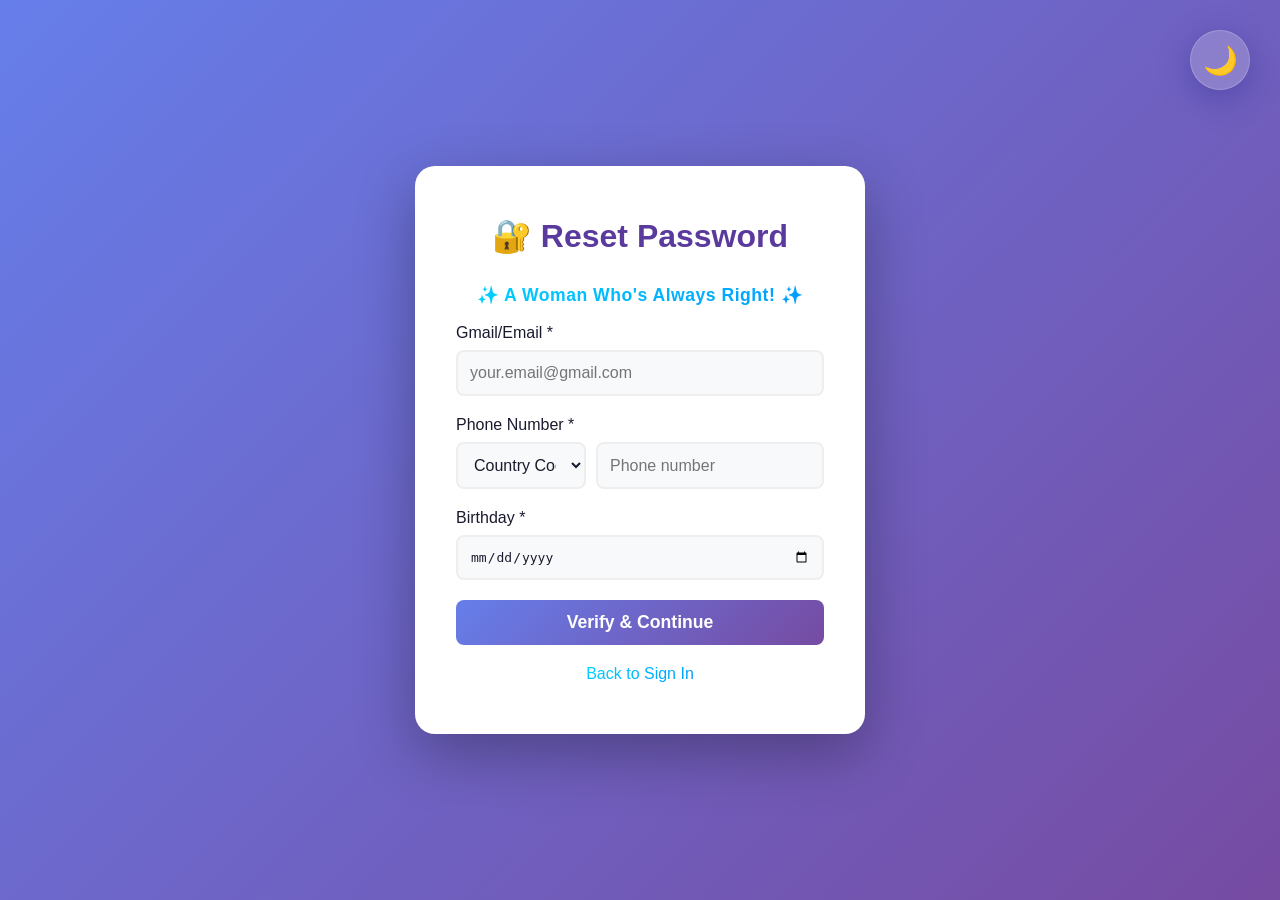
<file: static/forgot-password.html>
<!DOCTYPE html>
<html lang="en">
<head>
    <meta charset="UTF-8">
    <meta name="viewport" content="width=device-width, initial-scale=1.0">
    <title>Forgot Password - RazziPT</title>
    <script>
        // Early theme initialization - runs before page renders to prevent flash
        (function() {
            const savedTheme = localStorage.getItem('theme');
            const prefersDark = window.matchMedia('(prefers-color-scheme: dark)').matches;
            
            let shouldBeDark = false;
            if (savedTheme === 'dark') {
                shouldBeDark = true;
            } else if (savedTheme === 'light') {
                shouldBeDark = false;
            } else if (prefersDark) {
                shouldBeDark = true;
            }
            
            if (shouldBeDark) {
                document.documentElement.classList.add('dark-mode');
                document.documentElement.style.colorScheme = 'dark';
            }
        })();
    </script>
    <style>
        /* CSS Variables for Theme */
        :root {
            --bg-primary: #ffffff;
            --text-primary: #1a1a2e;
            --text-secondary: #666;
            --border-color: #eee;
            --input-bg: #f8f9fa;
            --container-shadow: rgba(0, 0, 0, 0.3);
            --primary-gradient: linear-gradient(135deg, #667eea 0%, #764ba2 100%);
            --accent-gradient: linear-gradient(135deg, #00d4ff 0%, #0099ff 100%);
            --success-gradient: linear-gradient(135deg, #00d084 0%, #00a86b 100%);
        }

        body.dark-mode {
            --bg-primary: #0f0f1e;
            --text-primary: #e4e4e7;
            --text-secondary: #a1a1a1;
            --border-color: #333;
            --input-bg: #1a1a2e;
            --container-shadow: rgba(0, 0, 0, 0.5);
            --primary-gradient: linear-gradient(135deg, #1a1a2e 0%, #16213e 100%);
            --accent-gradient: linear-gradient(135deg, #0f3460 0%, #1a5c7a 100%);
            --success-gradient: linear-gradient(135deg, #2d4059 0%, #3d5a73 100%);
        }

        * {
            margin: 0;
            padding: 0;
            box-sizing: border-box;
        }
        
        body {
            font-family: 'Segoe UI', Tahoma, Geneva, Verdana, sans-serif;
            background: var(--primary-gradient);
            display: flex;
            justify-content: center;
            align-items: center;
            min-height: 100vh;
            padding: 20px;
            transition: background 0.4s ease, color 0.4s ease;
            color: var(--text-primary);
        }

        /* Theme Toggle Button */
        .theme-toggle {
            position: fixed;
            top: 30px;
            right: 30px;
            z-index: 1000;
        }

        .toggle-btn {
            width: 60px;
            height: 60px;
            border-radius: 50%;
            border: none;
            background: rgba(255, 255, 255, 0.2);
            backdrop-filter: blur(10px);
            cursor: pointer;
            font-size: 28px;
            transition: all 0.3s ease;
            display: flex;
            align-items: center;
            justify-content: center;
            box-shadow: 0 8px 32px 0 rgba(31, 38, 135, 0.37);
            border: 1px solid rgba(255, 255, 255, 0.18);
        }

        .toggle-btn:hover {
            background: rgba(255, 255, 255, 0.3);
            transform: scale(1.1) rotate(10deg);
            box-shadow: 0 12px 40px 0 rgba(31, 38, 135, 0.5);
        }

        .toggle-btn:active {
            transform: scale(0.95);
        }

        body.dark-mode .toggle-btn {
            background: rgba(100, 100, 100, 0.3);
            border: 1px solid rgba(255, 255, 255, 0.1);
        }
        
        .container {
            background: var(--bg-primary);
            padding: 50px 40px;
            border-radius: 20px;
            box-shadow: 0 20px 60px var(--container-shadow);
            max-width: 450px;
            width: 100%;
            transition: all 0.4s ease;
            border: 1px solid rgba(255, 255, 255, 0.1);
        }

        body.dark-mode .container {
            background: #111827;
            border-color: rgba(255, 255, 255, 0.1);
            box-shadow: 0 24px 80px rgba(0, 0, 0, 0.45);
        }
        
        h1 {
            color: #5B3A9E;
            text-align: center;
            margin-bottom: 30px;
            font-size: 2em;
            font-weight: 800;
            transition: all 0.4s ease;
        }

        body.dark-mode h1 {
            color: #00d4ff;
        }

        .slogan {
            font-size: 1.1em;
            font-weight: 700;
            background: var(--accent-gradient);
            -webkit-background-clip: text;
            -webkit-text-fill-color: transparent;
            background-clip: text;
            margin: 12px auto 18px;
            letter-spacing: 0.5px;
            text-align: center;
            display: block;
        }

        body.dark-mode .slogan {
            -webkit-text-fill-color: #0099ff;
            background: none;
        }
        
        .form-group {
            margin-bottom: 20px;
        }
        
        label {
            display: block;
            color: var(--text-primary);
            margin-bottom: 8px;
            font-weight: 500;
            transition: color 0.4s ease;
        }
        
        input {
            width: 100%;
            padding: 12px;
            border: 2px solid var(--border-color);
            border-radius: 8px;
            font-size: 1em;
            background: var(--input-bg);
            color: var(--text-primary);
            transition: all 0.3s ease;
        }
        
        input:focus {
            outline: none;
            border-color: var(--accent-gradient);
            box-shadow: 0 0 0 3px rgba(102, 126, 234, 0.1);
        }

        body.dark-mode input:focus {
            box-shadow: 0 0 0 3px rgba(0, 212, 255, 0.1);
        }
        
        select {
            width: 100%;
            padding: 12px;
            border: 2px solid var(--border-color);
            border-radius: 8px;
            font-size: 1em;
            background: var(--input-bg);
            color: var(--text-primary);
            transition: all 0.3s ease;
        }
        
        select:focus {
            outline: none;
            border-color: var(--accent-gradient);
            box-shadow: 0 0 0 3px rgba(102, 126, 234, 0.1);
        }

        body.dark-mode select:focus {
            box-shadow: 0 0 0 3px rgba(0, 212, 255, 0.1);
        }
        
        .phone-group {
            display: flex;
            gap: 10px;
        }
        
        .phone-group select {
            flex: 0 0 130px;
        }
        
        .phone-group input {
            flex: 1;
        }
        
        .message {
            padding: 12px;
            border-radius: 8px;
            margin-bottom: 20px;
            display: none;
            text-align: center;
            font-weight: 500;
            transition: all 0.4s ease;
        }
        
        .message.error {
            background: rgba(255, 0, 0, 0.1);
            color: #ff6b6b;
            display: block;
            border: 1px solid rgba(255, 0, 0, 0.3);
        }
        
        .message.success {
            background: rgba(0, 200, 100, 0.1);
            color: #00d084;
            display: block;
            border: 1px solid rgba(0, 200, 100, 0.3);
        }
        
        .message.info {
            background: rgba(0, 149, 255, 0.1);
            color: #0099ff;
            display: block;
            border: 1px solid rgba(0, 149, 255, 0.3);
        }
        
        .step {
            display: none;
        }
        
        .step.active {
            display: block;
        }
        
        .btn-reset {
            width: 100%;
            padding: 12px;
            background: var(--primary-gradient);
            color: white;
            border: none;
            border-radius: 8px;
            font-size: 1.1em;
            font-weight: bold;
            cursor: pointer;
            transition: all 0.3s ease;
            position: relative;
            overflow: hidden;
        }

        .btn-reset::before {
            content: '';
            position: absolute;
            top: 0;
            left: -100%;
            width: 100%;
            height: 100%;
            background: var(--accent-gradient);
            transition: left 0.3s ease;
            z-index: -1;
        }
        
        .btn-reset:hover {
            transform: translateY(-2px);
            box-shadow: 0 10px 25px var(--container-shadow);
        }

        .btn-reset:hover::before {
            left: 0;
        }
        
        .back-link {
            text-align: center;
            margin-top: 20px;
        }
        
        .back-link a {
            background: var(--accent-gradient);
            -webkit-background-clip: text;
            -webkit-text-fill-color: transparent;
            background-clip: text;
            text-decoration: none;
            font-weight: 500;
            cursor: pointer;
            transition: all 0.3s ease;
        }

        body.dark-mode .back-link a {
            -webkit-text-fill-color: #0099ff;
            background: none;
        }
        
        .back-link a:hover {
            opacity: 0.8;
        }

        @media (max-width: 600px) {
            .container {
                padding: 40px 25px;
            }

            .toggle-btn {
                width: 50px;
                height: 50px;
                font-size: 24px;
            }
        }
    </style>
</head>
<body>
    <!-- Theme Toggle Button -->
    <div class="theme-toggle">
        <button class="toggle-btn" id="themeToggle" title="Toggle Light/Dark Mode">
            🌙
        </button>
    </div>

    <div class="container">
        <h1>🔐 Reset Password</h1>
        <p class="slogan">✨ A Woman Who's Always Right! ✨</p>
        <div id="message" class="message"></div>
        
        <!-- Step 1: Email, Country, Phone, and Birthday -->
        <div id="step1" class="step active">
            <form id="verifyForm">
                <div class="form-group">
                    <label for="email">Gmail/Email *</label>
                    <input type="email" id="email" required placeholder="your.email@gmail.com">
                </div>
                
                <div class="form-group">
                    <label for="phone">Phone Number *</label>
                    <div class="phone-group">
                        <select id="country" required>
                            <option value="">Country Code</option>
                            <option value="+1">🇺🇸 +1 (USA/Canada)</option>
                            <option value="+44">🇬🇧 +44 (UK)</option>
                            <option value="+91">🇮🇳 +91 (India)</option>
                            <option value="+92">🇵🇰 +92 (Pakistan)</option>
                            <option value="+234">🇳🇬 +234 (Nigeria)</option>
                            <option value="+55">🇧🇷 +55 (Brazil)</option>
                            <option value="+86">🇨🇳 +86 (China)</option>
                            <option value="+81">🇯🇵 +81 (Japan)</option>
                            <option value="+82">🇰🇷 +82 (South Korea)</option>
                            <option value="+33">🇫🇷 +33 (France)</option>
                            <option value="+49">🇩🇪 +49 (Germany)</option>
                            <option value="+39">🇮🇹 +39 (Italy)</option>
                            <option value="+34">🇪🇸 +34 (Spain)</option>
                            <option value="+61">🇦🇺 +61 (Australia)</option>
                            <option value="+27">🇿🇦 +27 (South Africa)</option>
                            <option value="+1-876">🇯🇲 +1-876 (Jamaica)</option>
                            <option value="+1-246">🇧🇧 +1-246 (Barbados)</option>
                            <option value="+1-868">🇹🇹 +1-868 (Trinidad & Tobago)</option>
                            <option value="+20">🇪🇬 +20 (Egypt)</option>
                            <option value="+212">🇲🇦 +212 (Morocco)</option>
                            <option value="+60">🇲🇾 +60 (Malaysia)</option>
                            <option value="+62">🇮🇩 +62 (Indonesia)</option>
                            <option value="+66">🇹🇭 +66 (Thailand)</option>
                            <option value="+84">🇻🇳 +84 (Vietnam)</option>
                            <option value="+7">🇷🇺 +7 (Russia)</option>
                            <option value="+380">🇺🇦 +380 (Ukraine)</option>
                            <option value="+48">🇵🇱 +48 (Poland)</option>
                        </select>
                        <input type="tel" id="phone" required placeholder="Phone number">
                    </div>
                </div>
                
                <div class="form-group">
                    <label for="birthday">Birthday *</label>
                    <input type="date" id="birthday" required>
                </div>
                
                <button type="submit" class="btn-reset">Verify & Continue</button>
            </form>
        </div>
        
        <!-- Step 2: New Password -->
        <div id="step2" class="step">
            <form id="resetForm">
                <div class="form-group">
                    <label>Email: <span id="displayEmail" style="color: #667eea; font-weight: bold;"></span></label>
                </div>
                
                <div class="form-group">
                    <label for="newPassword">New Password *</label>
                    <input type="password" id="newPassword" required placeholder="Min. 6 characters">
                </div>
                
                <div class="form-group">
                    <label for="confirmPassword">Confirm Password *</label>
                    <input type="password" id="confirmPassword" required placeholder="Re-enter new password">
                </div>
                
                <button type="submit" class="btn-reset">Create New Password</button>
            </form>
        </div>
        
        <div class="back-link">
            <a onclick="window.location.href='/signin'">Back to Sign In</a>
        </div>
    </div>
    
    <script src="/static/theme.js"></script>
    <script>
        const messageDiv = document.getElementById('message');
        let verifiedEmail = '';
        let verifiedCountry = '';
        let verifiedPhone = '';
        let verifiedBirthday = '';
        
        // Step 1: Verify email, country, phone, and birthday
        document.getElementById('verifyForm').addEventListener('submit', async function(e) {
            e.preventDefault();
            
            const email = document.getElementById('email').value;
            const country = document.getElementById('country').value;
            const phone = document.getElementById('phone').value;
            const birthday = document.getElementById('birthday').value;
            
            try {
                if (!email || !country || !phone || !birthday) {
                    showMessage('Please fill in all fields', 'error');
                    return;
                }
                
                showMessage('Verifying your information...', 'info');
                
                // Verify with backend
                const response = await fetch('/api/verify-reset', {
                    method: 'POST',
                    headers: {
                        'Content-Type': 'application/json'
                    },
                    body: JSON.stringify({
                        email: email,
                        country: country,
                        phone: phone,
                        birthday: birthday
                    })
                });
                
                const data = await response.json();
                
                if (data.success) {
                    verifiedEmail = email;
                    verifiedCountry = country;
                    verifiedPhone = phone;
                    verifiedBirthday = birthday;
                    
                    showMessage('Verification successful! Enter your new password.', 'success');
                    
                    setTimeout(() => {
                        document.getElementById('step1').classList.remove('active');
                        document.getElementById('step2').classList.add('active');
                        document.getElementById('displayEmail').textContent = email;
                    }, 1000);
                } else {
                    showMessage(data.message || 'Verification failed. Please check your information.', 'error');
                }
                
            } catch (error) {
                showMessage('Error: ' + error.message, 'error');
            }
        });
        
        // Step 2: Reset password
        document.getElementById('resetForm').addEventListener('submit', async function(e) {
            e.preventDefault();
            
            const newPassword = document.getElementById('newPassword').value;
            const confirmPassword = document.getElementById('confirmPassword').value;
            
            // Validate passwords match
            if (newPassword !== confirmPassword) {
                showMessage('Passwords do not match!', 'error');
                return;
            }
            
            // Validate minimum length
            if (newPassword.length < 6) {
                showMessage('Password must be at least 6 characters!', 'error');
                return;
            }
            
            // Disable button during submission
            const submitBtn = document.querySelector('#resetForm button[type="submit"]');
            submitBtn.disabled = true;
            submitBtn.textContent = 'Creating Password...';
            
            try {
                const response = await fetch('/api/reset-password', {
                    method: 'POST',
                    headers: {
                        'Content-Type': 'application/json'
                    },
                    body: JSON.stringify({
                        email: verifiedEmail,
                        country: verifiedCountry,
                        phone: verifiedPhone,
                        birthday: verifiedBirthday,
                        new_password: newPassword,
                        confirm_password: confirmPassword
                    })
                });
                
                const data = await response.json();
                
                if (data.success) {
                    showMessage('Password reset successful! Redirecting to Sign In...', 'success');
                    setTimeout(() => {
                        window.location.href = '/signin';
                    }, 1500);
                } else {
                    showMessage(data.message || 'Failed to reset password. Please try again.', 'error');
                    submitBtn.disabled = false;
                    submitBtn.textContent = 'Create New Password';
                }
            } catch (error) {
                showMessage('Error: ' + error.message, 'error');
                submitBtn.disabled = false;
                submitBtn.textContent = 'Create New Password';
            }
        });
        
        function showMessage(text, type) {
            messageDiv.textContent = text;
            messageDiv.className = 'message ' + type;
            messageDiv.style.display = 'block';
        }
    </script>
</body>
</html>
</file>
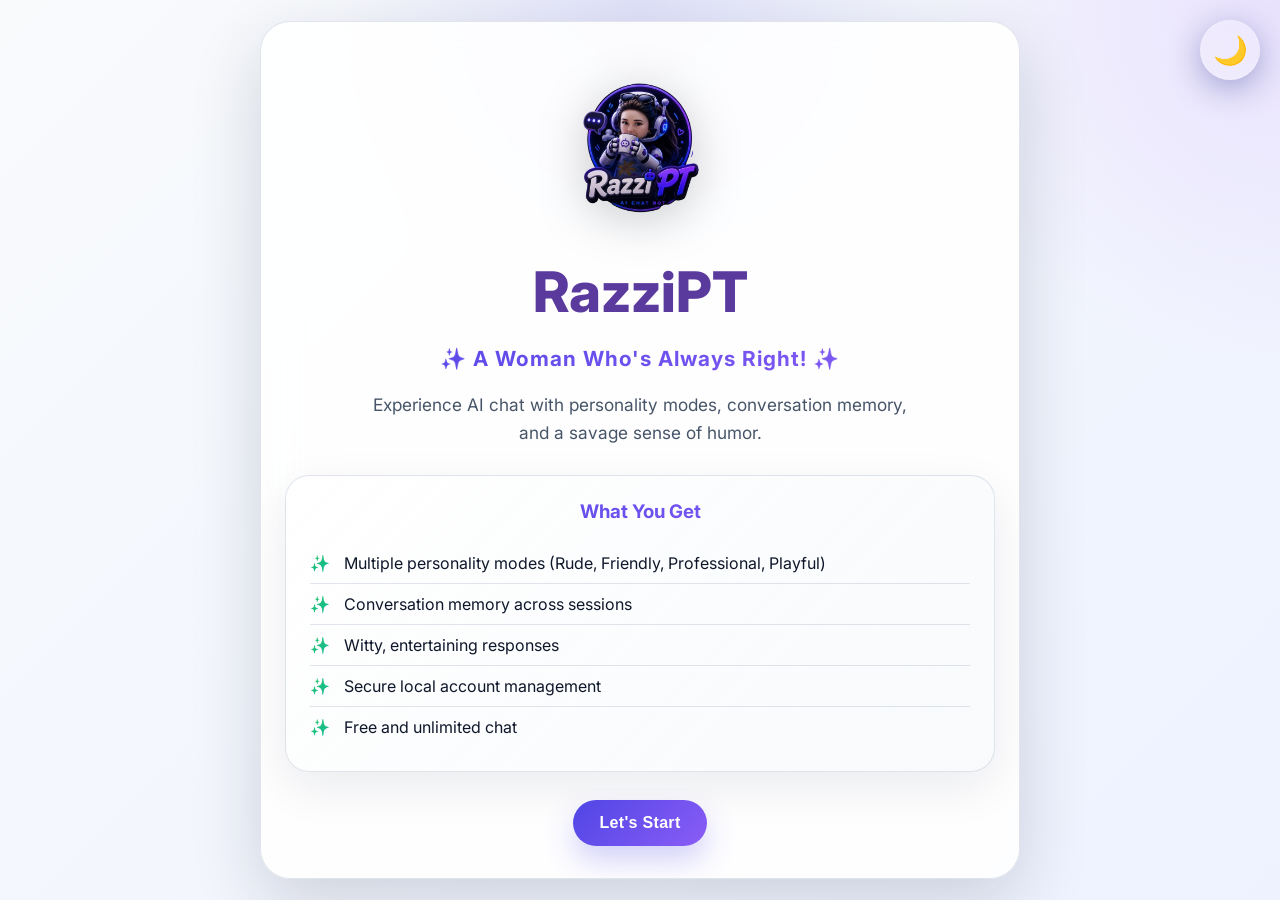
<file: static/landing.html>
<!DOCTYPE html>
<html lang="en">
<head>
    <meta charset="UTF-8">
    <meta name="viewport" content="width=device-width, initial-scale=1.0">
    <title>RazziPT - Premium AI Assistant</title>
    <link rel="preconnect" href="https://fonts.googleapis.com">
    <link rel="preconnect" href="https://fonts.gstatic.com" crossorigin>
    <link href="https://fonts.googleapis.com/css2?family=Inter:wght@400;500;600;700;800&display=swap" rel="stylesheet">
    <script>
        // Early theme initialization - runs before page renders to prevent flash
        (function() {
            const savedTheme = localStorage.getItem('theme');
            const prefersDark = window.matchMedia('(prefers-color-scheme: dark)').matches;
            
            let shouldBeDark = false;
            if (savedTheme === 'dark') {
                shouldBeDark = true;
            } else if (savedTheme === 'light') {
                shouldBeDark = false;
            } else if (prefersDark) {
                shouldBeDark = true;
            }
            
            if (shouldBeDark) {
                document.documentElement.classList.add('dark-mode');
                document.documentElement.style.colorScheme = 'dark';
            }
        })();
    </script>
    <style>
        * {
            margin: 0;
            padding: 0;
            box-sizing: border-box;
        }

        /* CSS Variables for Theme */
        :root {
            --bg: #F8FAFC;
            --surface: rgba(255, 255, 255, 0.88);
            --surface-strong: #FFFFFF;
            --text: #0F172A;
            --muted: #475569;
            --text-secondary: #334155;
            --border: rgba(148, 163, 184, 0.28);
            --border-color: rgba(148, 163, 184, 0.28);
            --primary-gradient: linear-gradient(135deg, #4F46E5 0%, #8B5CF6 100%);
            --secondary-gradient: linear-gradient(135deg, #0EA5E9 0%, #6366F1 100%);
            --accent-gradient: linear-gradient(135deg, #4F46E5 0%, #8B5CF6 100%);
            --success-gradient: linear-gradient(135deg, #22C55E 0%, #14B8A6 100%);
            --shadow-dark: rgba(79, 70, 229, 0.18);
        }

        body.dark-mode {
            --bg: #020617;
            --surface: rgba(15, 23, 42, 0.88);
            --surface-strong: #111827;
            --text: #F8FAFC;
            --muted: #CBD5E1;
            --text-secondary: #E2E8F0;
            --border: rgba(148, 163, 184, 0.18);
            --border-color: rgba(148, 163, 184, 0.18);
            --primary-gradient: linear-gradient(135deg, #6366F1 0%, #A855F7 100%);
            --secondary-gradient: linear-gradient(135deg, #0EA5E9 0%, #8B5CF6 100%);
            --accent-gradient: linear-gradient(135deg, #8B5CF6 0%, #38BDF8 100%);
            --success-gradient: linear-gradient(135deg, #2DD4BF 0%, #22C55E 100%);
            --shadow-dark: rgba(15, 23, 42, 0.35);
        }
        
        body {
            font-family: 'Inter', 'Segoe UI', sans-serif;
            background:
                radial-gradient(circle at top, rgba(79, 70, 229, 0.12), transparent 28%),
                radial-gradient(circle at right top, rgba(168, 85, 247, 0.12), transparent 24%),
                linear-gradient(135deg, var(--bg) 0%, #EEF2FF 100%);
            display: flex;
            justify-content: center;
            align-items: center;
            min-height: 100vh;
            transition: background 0.4s ease, color 0.4s ease;
            position: relative;
            overflow: hidden;
            padding: 16px;
        }

        body.dark-mode {
            background:
                radial-gradient(circle at top, rgba(99, 102, 241, 0.18), transparent 28%),
                radial-gradient(circle at right top, rgba(168, 85, 247, 0.18), transparent 24%),
                linear-gradient(135deg, #020617 0%, #111827 100%);
        }

        /* Theme Toggle Button */
        .theme-toggle {
            position: fixed;
            top: 20px;
            right: 20px;
            z-index: 1000;
        }

        @media (max-width: 600px) {
            .theme-toggle {
                top: 12px;
                right: 12px;
            }
        }

        .toggle-btn {
            width: 60px;
            height: 60px;
            border-radius: 50%;
            border: none;
            background: rgba(255, 255, 255, 0.2);
            backdrop-filter: blur(10px);
            cursor: pointer;
            font-size: 28px;
            transition: all 0.3s ease;
            display: flex;
            align-items: center;
            justify-content: center;
            box-shadow: 0 8px 32px 0 rgba(31, 38, 135, 0.37);
            border: 1px solid rgba(255, 255, 255, 0.18);
        }

        .toggle-btn:hover {
            background: rgba(255, 255, 255, 0.3);
            transform: scale(1.1) rotate(10deg);
            box-shadow: 0 12px 40px 0 rgba(31, 38, 135, 0.5);
        }

        .toggle-btn:active {
            transform: scale(0.95);
        }

        body.dark-mode .toggle-btn {
            background: rgba(100, 100, 100, 0.3);
            border: 1px solid rgba(255, 255, 255, 0.1);
        }

        /* Container */
        .container {
            text-align: center;
            background: var(--surface);
            padding: 56px 24px 32px;
            border-radius: 30px;
            box-shadow: 0 24px 70px rgba(15, 23, 42, 0.16);
            max-width: 760px;
            width: min(92vw, 760px);
            transition: all 0.4s ease;
            border: 1px solid var(--border);
            backdrop-filter: blur(18px);
            position: relative;
            overflow: hidden;
        }

        body.dark-mode .container {
            background: var(--surface);
            border: 1px solid rgba(148, 163, 184, 0.16);
            box-shadow: 0 30px 90px rgba(2, 6, 23, 0.45);
        }

        .logo-section {
            display: flex;
            justify-content: center;
            margin-bottom: 40px;
        }

        .landing-logo {
            width: 140px;
            height: 140px;
            object-fit: contain;
            filter: drop-shadow(0 8px 24px rgba(0, 0, 0, 0.2));
            transition: transform 0.4s ease, filter 0.4s ease;
        }

        .landing-logo:hover {
            transform: scale(1.08) translateY(-5px);
            filter: drop-shadow(0 12px 32px rgba(0, 0, 0, 0.3));
        }
        
        h1 {
            font-size: 3.5em;
            margin-bottom: 20px;
            font-weight: 800;
            transition: all 0.4s ease;
            color: #5B3A9E;
        }

        body.dark-mode h1 {
            color: #00d4ff;
        }
        
        .tagline {
            color: var(--muted);
            font-size: 1.08em;
            margin-bottom: 28px;
            line-height: 1.6;
            transition: color 0.4s ease;
            max-width: 640px;
            margin-left: auto;
            margin-right: auto;
        }

        .slogan {
            font-size: 1.3em;
            font-weight: 700;
            color: #4338CA;
            background: var(--accent-gradient);
            -webkit-background-clip: text;
            -webkit-text-fill-color: transparent;
            background-clip: text;
            margin-bottom: 20px;
            letter-spacing: 1px;
            transition: all 0.4s ease;
        }

        body.dark-mode .slogan {
            -webkit-text-fill-color: #00d4ff;
            background: none;
        }
        
        .features {
            text-align: left;
            background: linear-gradient(135deg, rgba(255,255,255,0.88), rgba(248,250,252,0.98));
            padding: 24px;
            border-radius: 24px;
            margin-bottom: 28px;
            transition: all 0.4s ease;
            border: 1px solid var(--border);
            box-shadow: 0 16px 46px rgba(15, 23, 42, 0.08);
        }

        body.dark-mode .features {
            background: linear-gradient(135deg, rgba(30,41,59,0.95), rgba(17,24,39,0.98));
        }

        body.dark-mode .features {
            background: #1f2937;
            border-color: rgba(255, 255, 255, 0.08);
            box-shadow: 0 20px 70px rgba(0, 0, 0, 0.35);
        }
        
        .features h3 {
            color: var(--text);
            background: var(--accent-gradient);
            -webkit-background-clip: text;
            -webkit-text-fill-color: transparent;
            background-clip: text;
            margin-bottom: 20px;
            text-align: center;
            font-weight: 700;
            transition: all 0.4s ease;
        }

        body.dark-mode .features h3 {
            -webkit-text-fill-color: #0099ff;
            background: none;
        }
        
        .features ul {
            list-style: none;
        }
        
        .features li {
            padding: 10px 0;
            color: var(--text);
            border-bottom: 1px solid var(--border-color);
            transition: color 0.4s ease;
        }
        
        .features li:before {
            content: "✨ ";
            background: var(--success-gradient);
            -webkit-background-clip: text;
            -webkit-text-fill-color: transparent;
            background-clip: text;
            font-weight: bold;
            margin-right: 10px;
        }
        
        .features li:last-child {
            border-bottom: none;
        }
        
        .btn-start {
            background: var(--primary-gradient);
            color: white;
            border: none;
            padding: 14px 26px;
            font-size: 1em;
            border-radius: 999px;
            cursor: pointer;
            transition: all 0.25s ease;
            font-weight: 700;
            letter-spacing: 0.02em;
            box-shadow: 0 14px 30px rgba(79, 70, 229, 0.25);
            position: relative;
            overflow: hidden;
        }

        .btn-start::before {
            content: '';
            position: absolute;
            top: 0;
            left: -100%;
            width: 100%;
            height: 100%;
            background: var(--accent-gradient);
            transition: left 0.3s ease;
            z-index: -1;
        }

        .btn-start:hover {
            transform: translateY(-3px);
            box-shadow: 0 12px 35px var(--shadow-dark);
        }

        .btn-start:hover::before {
            left: 0;
        }

        .btn-start:active {
            transform: translateY(-1px);
        }

        /* ---- Mobile responsive ---- */
        @media (max-width: 600px) {
            body {
                align-items: center;
                justify-content: center;
                min-height: 100vh;
                padding: 0;
            }

            .container {
                padding: 24px 20px;
                border-radius: 20px;
                max-width: 320px;
                width: 90vw;
            }

            .logo-section { margin-bottom: 16px; }

            .landing-logo {
                width: 80px;
                height: 80px;
            }

            h1 { 
                font-size: 1.5em; 
                margin-bottom: 12px; 
                font-weight: 700;
            }

            .slogan { 
                font-size: 0.85em; 
                margin-bottom: 12px; 
                font-weight: 600;
            }

            .tagline {
                font-size: 0.85em;
                margin-bottom: 18px;
                line-height: 1.4;
            }

            .tagline br { display: none; }

            .features {
                padding: 16px;
                margin-bottom: 20px;
            }

            .features h3 { 
                margin-bottom: 14px; 
                font-size: 0.95em; 
            }

            .features li {
                padding: 8px 0;
                font-size: 0.85em;
            }

            .toggle-btn {
                width: 44px;
                height: 44px;
                font-size: 20px;
            }

            .theme-toggle { 
                top: 12px; 
                right: 12px; 
            }

            .btn-start {
                padding: 12px 28px;
                font-size: 0.9em;
                width: 100%;
            }
        }

        /* ---- Extra small phones (≤ 380px) ---- */
        @media (max-width: 380px) {
            .container {
                padding: 20px 16px;
            }

            .logo-section { margin-bottom: 12px; }

            .landing-logo {
                width: 70px;
                height: 70px;
            }

            h1 { 
                font-size: 1.3em; 
                margin-bottom: 8px; 
            }

            .slogan { 
                font-size: 0.8em; 
                margin-bottom: 8px; 
            }

            .tagline {
                font-size: 0.8em;
                margin-bottom: 14px;
            }

            .features {
                padding: 12px;
                margin-bottom: 16px;
            }

            .features h3 { 
                margin-bottom: 10px; 
                font-size: 0.9em; 
            }

            .features li {
                padding: 6px 0;
                font-size: 0.8em;
            }

            .btn-start {
                padding: 10px 24px;
                font-size: 0.85em;
            }
        }

        @media (max-width: 380px) {
            .container {
                padding: 20px 16px;
                max-width: 280px;
            }

            h1 { 
                font-size: 1.6em; 
                margin-bottom: 10px;
            }

            .landing-logo { 
                width: 70px; 
                height: 70px; 
            }

            .slogan {
                font-size: 0.9em;
                margin-bottom: 10px;
            }

            .tagline {
                font-size: 0.85em;
                margin-bottom: 14px;
            }

            .features {
                padding: 14px;
                margin-bottom: 16px;
            }

            .features h3 { 
                font-size: 0.95em;
                margin-bottom: 12px;
            }

            .features li {
                padding: 7px 0;
                font-size: 0.85em;
            }

            .btn-start {
                padding: 10px 24px;
                font-size: 0.9em;
            }
        }
    </style>
</head>
<body>
    <!-- Theme Toggle Button -->
    <div class="theme-toggle">
        <button class="toggle-btn" id="themeToggle" title="Toggle Light/Dark Mode">
            🌙
        </button>
    </div>

    <div class="container">
        <div class="logo-section">
            <img src="/static/logo.png" alt="RazziPT Logo" class="landing-logo">
        </div>
        <h1>RazziPT</h1>
        <p class="slogan">✨ A Woman Who's Always Right! ✨</p>
        <p class="tagline">
            Experience AI chat with personality modes, conversation memory,<br>
            and a savage sense of humor.
        </p>
        
        <div class="features">
            <h3>What You Get</h3>
            <ul>
                <li>Multiple personality modes (Rude, Friendly, Professional, Playful)</li>
                <li>Conversation memory across sessions</li>
                <li>Witty, entertaining responses</li>
                <li>Secure local account management</li>
                <li>Free and unlimited chat</li>
            </ul>
        </div>
        
        <button class="btn-start" onclick="goToAuth()">Let's Start</button>
    </div>
    
    <script>
        function goToAuth() {
            window.location.href = '/signin';
        }
    </script>
    <script src="/static/theme.js"></script>
</body>
</html>
</file>
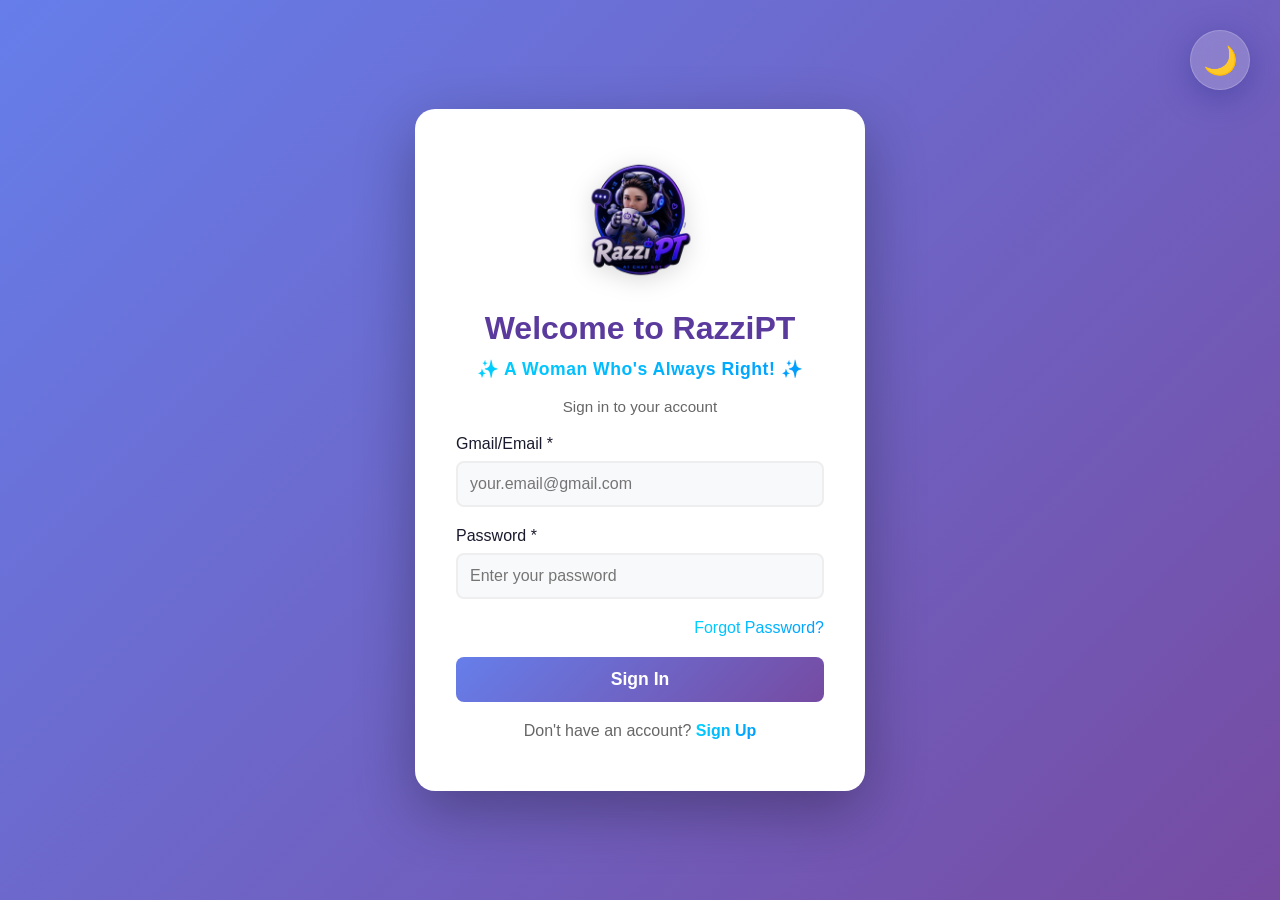
<file: static/signin.html>
<!DOCTYPE html>
<html lang="en">
<head>
    <meta charset="UTF-8">
    <meta name="viewport" content="width=device-width, initial-scale=1.0">
    <title>Sign In - RazziPT</title>
    <script>
        // Early theme initialization - runs before page renders to prevent flash
        (function() {
            const savedTheme = localStorage.getItem('theme');
            const prefersDark = window.matchMedia('(prefers-color-scheme: dark)').matches;
            
            let shouldBeDark = false;
            if (savedTheme === 'dark') {
                shouldBeDark = true;
            } else if (savedTheme === 'light') {
                shouldBeDark = false;
            } else if (prefersDark) {
                shouldBeDark = true;
            }
            
            if (shouldBeDark) {
                document.documentElement.classList.add('dark-mode');
                document.documentElement.style.colorScheme = 'dark';
            }
        })();
    </script>
    <style>
        /* CSS Variables for Theme */
        :root {
            --bg-primary: #ffffff;
            --text-primary: #1a1a2e;
            --text-secondary: #666;
            --border-color: #eee;
            --input-bg: #f8f9fa;
            --container-shadow: rgba(0, 0, 0, 0.3);
            --primary-gradient: linear-gradient(135deg, #667eea 0%, #764ba2 100%);
            --accent-gradient: linear-gradient(135deg, #00d4ff 0%, #0099ff 100%);
            --success-gradient: linear-gradient(135deg, #00d084 0%, #00a86b 100%);
        }

        body.dark-mode {
            --bg-primary: #0f0f1e;
            --text-primary: #e4e4e7;
            --text-secondary: #a1a1a1;
            --border-color: #333;
            --input-bg: #1a1a2e;
            --container-shadow: rgba(0, 0, 0, 0.5);
            --primary-gradient: linear-gradient(135deg, #1a1a2e 0%, #16213e 100%);
            --accent-gradient: linear-gradient(135deg, #0f3460 0%, #1a5c7a 100%);
            --success-gradient: linear-gradient(135deg, #2d4059 0%, #3d5a73 100%);
        }

        * {
            margin: 0;
            padding: 0;
            box-sizing: border-box;
        }
        
        body {
            font-family: 'Segoe UI', Tahoma, Geneva, Verdana, sans-serif;
            background: var(--primary-gradient);
            display: flex;
            justify-content: center;
            align-items: center;
            min-height: 100vh;
            padding: 20px;
            transition: background 0.4s ease, color 0.4s ease;
            color: var(--text-primary);
        }

        /* Theme Toggle Button */
        .theme-toggle {
            position: fixed;
            top: 30px;
            right: 30px;
            z-index: 1000;
        }

        .toggle-btn {
            width: 60px;
            height: 60px;
            border-radius: 50%;
            border: none;
            background: rgba(255, 255, 255, 0.2);
            backdrop-filter: blur(10px);
            cursor: pointer;
            font-size: 28px;
            transition: all 0.3s ease;
            display: flex;
            align-items: center;
            justify-content: center;
            box-shadow: 0 8px 32px 0 rgba(31, 38, 135, 0.37);
            border: 1px solid rgba(255, 255, 255, 0.18);
        }

        .toggle-btn:hover {
            background: rgba(255, 255, 255, 0.3);
            transform: scale(1.1) rotate(10deg);
            box-shadow: 0 12px 40px 0 rgba(31, 38, 135, 0.5);
        }

        .toggle-btn:active {
            transform: scale(0.95);
        }

        body.dark-mode .toggle-btn {
            background: rgba(100, 100, 100, 0.3);
            border: 1px solid rgba(255, 255, 255, 0.1);
        }
        
        .container {
            background: var(--bg-primary);
            padding: 50px 40px;
            border-radius: 20px;
            box-shadow: 0 20px 60px var(--container-shadow);
            max-width: 450px;
            width: 100%;
            transition: all 0.4s ease;
            border: 1px solid rgba(255, 255, 255, 0.1);
        }

        body.dark-mode .container {
            background: #111827;
            border-color: rgba(255, 255, 255, 0.1);
            box-shadow: 0 24px 80px rgba(0, 0, 0, 0.45);
        }

        .logo-section {
            display: flex;
            justify-content: center;
            margin-bottom: 30px;
        }

        .container-logo {
            width: 120px;
            height: 120px;
            object-fit: contain;
            filter: drop-shadow(0 4px 12px rgba(0, 0, 0, 0.15));
            transition: transform 0.3s ease;
        }

        .container-logo:hover {
            transform: scale(1.05);
        }
        
        h1 {
            text-align: center;
            margin-bottom: 10px;
            font-size: 2em;
            font-weight: 800;
            color: #5B3A9E;
            transition: all 0.4s ease;
        }

        .subtitle {
            text-align: center;
            color: var(--text-secondary);
            margin-bottom: 20px;
            font-size: 0.95em;
        }

        body.dark-mode h1 {
            color: #00d4ff;
        }

        .slogan {
            font-size: 1.1em;
            font-weight: 700;
            background: var(--accent-gradient);
            -webkit-background-clip: text;
            -webkit-text-fill-color: transparent;
            background-clip: text;
            margin: 12px auto 18px;
            letter-spacing: 0.5px;
            text-align: center;
            display: block;
        }

        body.dark-mode .slogan {
            -webkit-text-fill-color: #0099ff;
            background: none;
        }
        
        .form-group {
            margin-bottom: 20px;
        }
        
        label {
            display: block;
            color: var(--text-primary);
            margin-bottom: 8px;
            font-weight: 500;
            transition: color 0.4s ease;
        }
        
        input {
            width: 100%;
            padding: 12px;
            border: 2px solid var(--border-color);
            border-radius: 8px;
            font-size: 1em;
            background: var(--input-bg);
            color: var(--text-primary);
            transition: all 0.3s ease;
        }
        
        input:focus {
            outline: none;
            border-color: var(--accent-gradient);
            box-shadow: 0 0 0 3px rgba(102, 126, 234, 0.1);
        }

        body.dark-mode input:focus {
            box-shadow: 0 0 0 3px rgba(0, 212, 255, 0.1);
        }
        
        .message {
            padding: 12px;
            border-radius: 8px;
            margin-bottom: 20px;
            display: none;
            text-align: center;
            font-weight: 500;
            transition: all 0.4s ease;
        }
        
        .message.error {
            background: rgba(255, 0, 0, 0.1);
            color: #ff6b6b;
            display: block;
            border: 1px solid rgba(255, 0, 0, 0.3);
        }
        
        .message.success {
            background: rgba(0, 200, 100, 0.1);
            color: #00d084;
            display: block;
            border: 1px solid rgba(0, 200, 100, 0.3);
        }
        
        .forgot-password {
            text-align: right;
            margin-bottom: 20px;
        }
        
        .forgot-password a {
            background: var(--accent-gradient);
            -webkit-background-clip: text;
            -webkit-text-fill-color: transparent;
            background-clip: text;
            text-decoration: none;
            font-weight: 500;
            cursor: pointer;
            transition: all 0.3s ease;
        }

        body.dark-mode .forgot-password a {
            -webkit-text-fill-color: #0099ff;
            background: none;
        }
        
        .forgot-password a:hover {
            opacity: 0.8;
        }
        
        .btn-signin {
            width: 100%;
            padding: 12px;
            background: var(--primary-gradient);
            color: white;
            border: none;
            border-radius: 8px;
            font-size: 1.1em;
            font-weight: bold;
            cursor: pointer;
            transition: all 0.3s ease;
            position: relative;
            overflow: hidden;
        }

        .btn-signin::before {
            content: '';
            position: absolute;
            top: 0;
            left: -100%;
            width: 100%;
            height: 100%;
            background: var(--accent-gradient);
            transition: left 0.3s ease;
            z-index: -1;
        }

        .btn-signin:hover {
            transform: translateY(-2px);
            box-shadow: 0 10px 25px var(--container-shadow);
        }

        .btn-signin:hover::before {
            left: 0;
        }

        .btn-signin:active {
            transform: translateY(0);
        }
        
        .link-signup {
            text-align: center;
            margin-top: 20px;
            color: var(--text-secondary);
            transition: color 0.4s ease;
        }
        
        .link-signup a {
            background: var(--accent-gradient);
            -webkit-background-clip: text;
            -webkit-text-fill-color: transparent;
            background-clip: text;
            text-decoration: none;
            font-weight: bold;
            cursor: pointer;
            transition: all 0.3s ease;
        }

        body.dark-mode .link-signup a {
            -webkit-text-fill-color: #0099ff;
            background: none;
        }
        
        .link-signup a:hover {
            opacity: 0.8;
        }

        @media (max-width: 600px) {
            .container {
                padding: 40px 25px;
            }

            .toggle-btn {
                width: 50px;
                height: 50px;
                font-size: 24px;
            }
        }
    </style>
</head>
<body>
    <!-- Theme Toggle Button -->
    <div class="theme-toggle">
        <button class="toggle-btn" id="themeToggle" title="Toggle Light/Dark Mode">
            🌙
        </button>
    </div>

    <div class="container">
        <div class="logo-section">
            <img src="/static/logo.png" alt="RazziPT Logo" class="container-logo">
        </div>
        <h1>Welcome to RazziPT</h1>
        <p class="slogan">✨ A Woman Who's Always Right! ✨</p>
        <p class="subtitle">Sign in to your account</p>
        <div id="message" class="message"></div>
        
        <form id="signinForm">
            <div class="form-group">
                <label for="email">Gmail/Email *</label>
                <input type="email" id="email" required placeholder="your.email@gmail.com">
            </div>
            
            <div class="form-group">
                <label for="password">Password *</label>
                <input type="password" id="password" required placeholder="Enter your password">
            </div>
            
            <div class="forgot-password">
                <a onclick="window.location.href='/forgot-password'">Forgot Password?</a>
            </div>
            
            <button type="submit" class="btn-signin">Sign In</button>
        </form>
        
        <div class="link-signup">
            Don't have an account? <a onclick="window.location.href='/signup'">Sign Up</a>
        </div>
    </div>
    
    <script src="/static/theme.js"></script>
    <script>
        const form = document.getElementById('signinForm');
        const messageDiv = document.getElementById('message');
        
        form.addEventListener('submit', async function(e) {
            e.preventDefault();
            
            const email = document.getElementById('email').value;
            const password = document.getElementById('password').value;
            
            try {
                const response = await fetch('/api/login', {
                    method: 'POST',
                    headers: {
                        'Content-Type': 'application/json'
                    },
                    body: JSON.stringify({ email, password })
                });
                
                const data = await response.json();
                
                if (data.success) {
                    showMessage('Login successful! Redirecting...', 'success');
                    setTimeout(() => {
                        window.location.href = data.redirect || '/chat';
                    }, 500);
                } else {
                    showMessage(data.message, 'error');
                }
            } catch (error) {
                showMessage('Error: ' + error.message, 'error');
            }
        });
        
        function showMessage(text, type) {
            messageDiv.textContent = text;
            messageDiv.className = 'message ' + type;
        }
    </script>
</body>
</html>
</file>
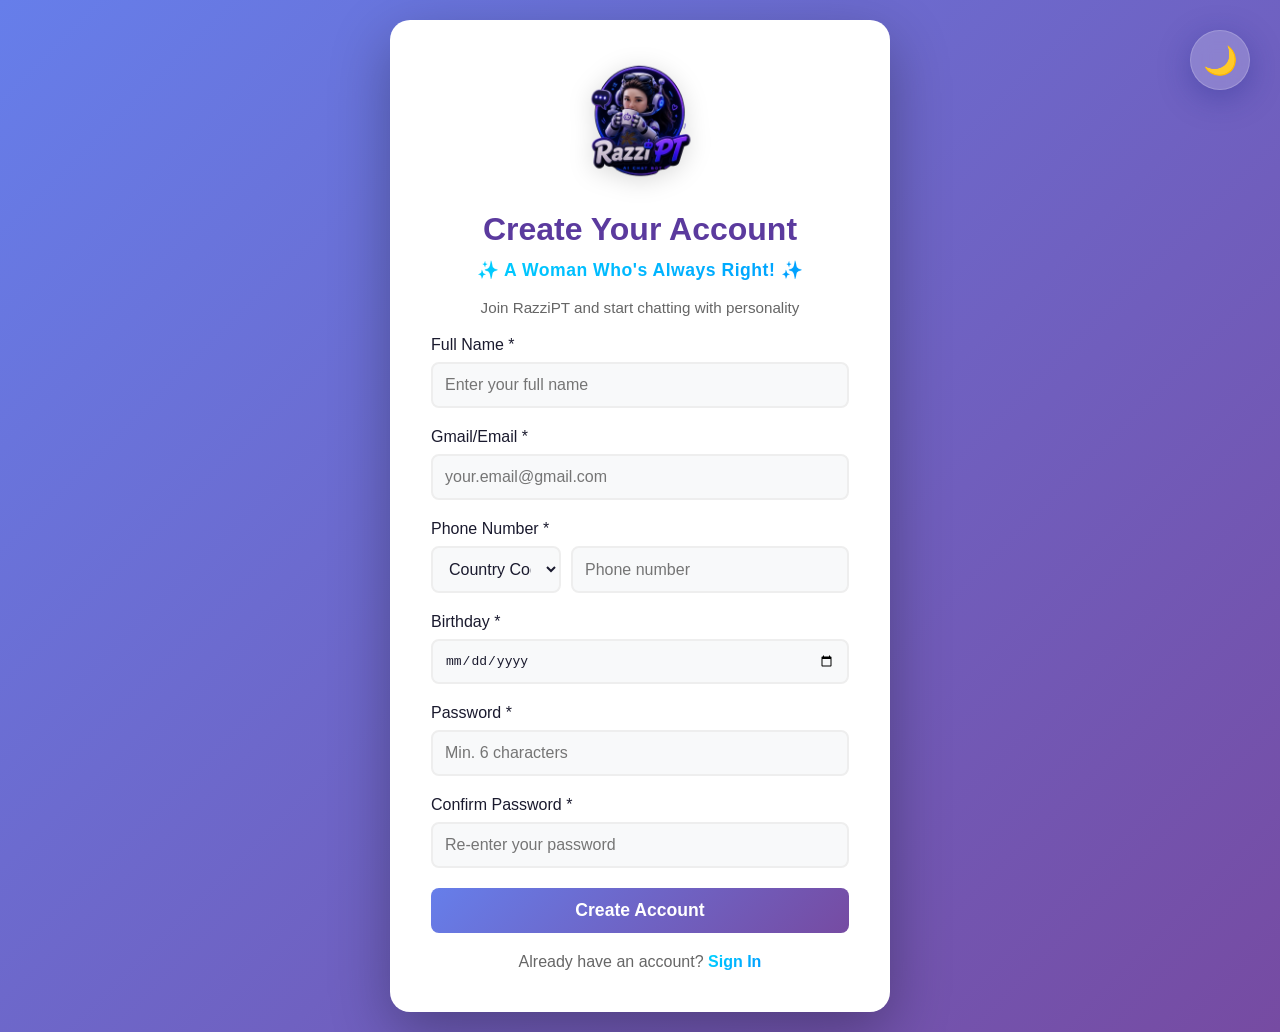
<file: static/signup.html>
<!DOCTYPE html>
<html lang="en">
<head>
    <meta charset="UTF-8">
    <meta name="viewport" content="width=device-width, initial-scale=1.0">
    <title>Sign Up - RazziPT</title>
    <script>
        // Early theme initialization - runs before page renders to prevent flash
        (function() {
            const savedTheme = localStorage.getItem('theme');
            const prefersDark = window.matchMedia('(prefers-color-scheme: dark)').matches;
            
            let shouldBeDark = false;
            if (savedTheme === 'dark') {
                shouldBeDark = true;
            } else if (savedTheme === 'light') {
                shouldBeDark = false;
            } else if (prefersDark) {
                shouldBeDark = true;
            }
            
            if (shouldBeDark) {
                document.documentElement.classList.add('dark-mode');
                document.documentElement.style.colorScheme = 'dark';
            }
        })();
    </script>
    <style>
        /* CSS Variables for Theme */
        :root {
            --bg-primary: #ffffff;
            --text-primary: #1a1a2e;
            --text-secondary: #666;
            --border-color: #eee;
            --input-bg: #f8f9fa;
            --container-shadow: rgba(0, 0, 0, 0.3);
            --primary-gradient: linear-gradient(135deg, #667eea 0%, #764ba2 100%);
            --accent-gradient: linear-gradient(135deg, #00d4ff 0%, #0099ff 100%);
            --success-gradient: linear-gradient(135deg, #00d084 0%, #00a86b 100%);
        }

        body.dark-mode {
            --bg-primary: #0f0f1e;
            --text-primary: #e4e4e7;
            --text-secondary: #a1a1a1;
            --border-color: #333;
            --input-bg: #1a1a2e;
            --container-shadow: rgba(0, 0, 0, 0.5);
            --primary-gradient: linear-gradient(135deg, #1a1a2e 0%, #16213e 100%);
            --accent-gradient: linear-gradient(135deg, #0f3460 0%, #1a5c7a 100%);
            --success-gradient: linear-gradient(135deg, #2d4059 0%, #3d5a73 100%);
        }

        * {
            margin: 0;
            padding: 0;
            box-sizing: border-box;
        }
        
        body {
            font-family: 'Segoe UI', Tahoma, Geneva, Verdana, sans-serif;
            background: var(--primary-gradient);
            display: flex;
            justify-content: center;
            align-items: center;
            min-height: 100vh;
            padding: 20px;
            transition: background 0.4s ease, color 0.4s ease;
            color: var(--text-primary);
        }

        /* Theme Toggle Button */
        .theme-toggle {
            position: fixed;
            top: 30px;
            right: 30px;
            z-index: 1000;
        }

        .toggle-btn {
            width: 60px;
            height: 60px;
            border-radius: 50%;
            border: none;
            background: rgba(255, 255, 255, 0.2);
            backdrop-filter: blur(10px);
            cursor: pointer;
            font-size: 28px;
            transition: all 0.3s ease;
            display: flex;
            align-items: center;
            justify-content: center;
            box-shadow: 0 8px 32px 0 rgba(31, 38, 135, 0.37);
            border: 1px solid rgba(255, 255, 255, 0.18);
        }

        .toggle-btn:hover {
            background: rgba(255, 255, 255, 0.3);
            transform: scale(1.1) rotate(10deg);
            box-shadow: 0 12px 40px 0 rgba(31, 38, 135, 0.5);
        }

        .toggle-btn:active {
            transform: scale(0.95);
        }

        body.dark-mode .toggle-btn {
            background: rgba(100, 100, 100, 0.3);
            border: 1px solid rgba(255, 255, 255, 0.1);
        }
        
        .container {
            background: var(--bg-primary);
            padding: 40px;
            border-radius: 20px;
            box-shadow: 0 20px 60px var(--container-shadow);
            max-width: 500px;
            width: 100%;
            transition: all 0.4s ease;
            border: 1px solid rgba(255, 255, 255, 0.1);
        }

        body.dark-mode .container {
            background: #111827;
            border-color: rgba(255, 255, 255, 0.1);
            box-shadow: 0 24px 80px rgba(0, 0, 0, 0.45);
        }

        .logo-section {
            display: flex;
            justify-content: center;
            margin-bottom: 30px;
        }

        .container-logo {
            width: 120px;
            height: 120px;
            object-fit: contain;
            filter: drop-shadow(0 4px 12px rgba(0, 0, 0, 0.15));
            transition: transform 0.3s ease;
        }

        .container-logo:hover {
            transform: scale(1.05);
        }
        
        h1 {
            text-align: center;
            margin-bottom: 10px;
            font-size: 2em;
            font-weight: 800;
            color: #5B3A9E;
            transition: all 0.4s ease;
        }

        .subtitle {
            text-align: center;
            color: var(--text-secondary);
            margin-bottom: 20px;
            font-size: 0.95em;
        }

        body.dark-mode h1 {
            color: #00d4ff;
        }

        .slogan {
            font-size: 1.1em;
            font-weight: 700;
            background: var(--accent-gradient);
            -webkit-background-clip: text;
            -webkit-text-fill-color: transparent;
            background-clip: text;
            margin: 12px auto 18px;
            letter-spacing: 0.5px;
            text-align: center;
            display: block;
        }

        body.dark-mode .slogan {
            -webkit-text-fill-color: #0099ff;
            background: none;
        }
        
        .form-group {
            margin-bottom: 20px;
        }
        
        label {
            display: block;
            color: var(--text-primary);
            margin-bottom: 8px;
            font-weight: 500;
            transition: color 0.4s ease;
        }
        
        input, select {
            width: 100%;
            padding: 12px;
            border: 2px solid var(--border-color);
            border-radius: 8px;
            font-size: 1em;
            background: var(--input-bg);
            color: var(--text-primary);
            transition: all 0.3s ease;
        }
        
        input:focus, select:focus {
            outline: none;
            border-color: var(--accent-gradient);
            box-shadow: 0 0 0 3px rgba(102, 126, 234, 0.1);
        }

        body.dark-mode input:focus, 
        body.dark-mode select:focus {
            box-shadow: 0 0 0 3px rgba(0, 212, 255, 0.1);
        }
        
        .phone-group {
            display: flex;
            gap: 10px;
        }
        
        .phone-group select {
            flex: 0 0 130px;
        }
        
        .phone-group input {
            flex: 1;
        }
        
        .form-row {
            display: grid;
            grid-template-columns: 1fr 1fr;
            gap: 15px;
        }
        
        .form-row input {
            width: 100%;
        }
        
        .message {
            padding: 12px;
            border-radius: 8px;
            margin-bottom: 20px;
            display: none;
            text-align: center;
            font-weight: 500;
            transition: all 0.4s ease;
        }
        
        .message.error {
            background: rgba(255, 0, 0, 0.1);
            color: #ff6b6b;
            display: block;
            border: 1px solid rgba(255, 0, 0, 0.3);
        }
        
        .message.success {
            background: rgba(0, 200, 100, 0.1);
            color: #00d084;
            display: block;
            border: 1px solid rgba(0, 200, 100, 0.3);
        }
        
        .message.warning {
            background: rgba(255, 165, 0, 0.1);
            color: #ffa500;
            display: block;
            border: 1px solid rgba(255, 165, 0, 0.3);
        }
        
        .btn-signup {
            width: 100%;
            padding: 12px;
            background: var(--primary-gradient);
            color: white;
            border: none;
            border-radius: 8px;
            font-size: 1.1em;
            font-weight: bold;
            cursor: pointer;
            transition: all 0.3s ease;
            position: relative;
            overflow: hidden;
        }

        .btn-signup::before {
            content: '';
            position: absolute;
            top: 0;
            left: -100%;
            width: 100%;
            height: 100%;
            background: var(--accent-gradient);
            transition: left 0.3s ease;
            z-index: -1;
        }
        
        .btn-signup:hover:not(:disabled) {
            transform: translateY(-2px);
            box-shadow: 0 10px 25px var(--container-shadow);
        }

        .btn-signup:hover:not(:disabled)::before {
            left: 0;
        }
        
        .btn-signup:disabled {
            opacity: 0.5;
            cursor: not-allowed;
        }
        
        .link-signin {
            text-align: center;
            margin-top: 20px;
            color: var(--text-secondary);
            transition: color 0.4s ease;
        }
        
        .link-signin a {
            background: var(--accent-gradient);
            -webkit-background-clip: text;
            -webkit-text-fill-color: transparent;
            background-clip: text;
            text-decoration: none;
            font-weight: bold;
            cursor: pointer;
            transition: all 0.3s ease;
        }

        body.dark-mode .link-signin a {
            -webkit-text-fill-color: #0099ff;
            background: none;
        }
        
        .link-signin a:hover {
            opacity: 0.8;
        }
        
        .age-warning {
            color: #ffa500;
            font-size: 0.9em;
            display: none;
            margin-top: 5px;
        }

        @media (max-width: 600px) {
            .container {
                padding: 30px;
            }

            .toggle-btn {
                width: 50px;
                height: 50px;
                font-size: 24px;
            }

            .form-row {
                grid-template-columns: 1fr;
            }
        }
    </style>
</head>
<body>
    <!-- Theme Toggle Button -->
    <div class="theme-toggle">
        <button class="toggle-btn" id="themeToggle" title="Toggle Light/Dark Mode">
            🌙
        </button>
    </div>

    <div class="container">
        <div class="logo-section">
            <img src="/static/logo.png" alt="RazziPT Logo" class="container-logo">
        </div>
        <h1>Create Your Account</h1>
        <p class="slogan">✨ A Woman Who's Always Right! ✨</p>
        <p class="subtitle">Join RazziPT and start chatting with personality</p>
        <div id="message" class="message"></div>
        
        <form id="signupForm">
            <div class="form-group">
                <label for="name">Full Name *</label>
                <input type="text" id="name" required placeholder="Enter your full name">
            </div>
            
            <div class="form-group">
                <label for="email">Gmail/Email *</label>
                <input type="email" id="email" required placeholder="your.email@gmail.com">
            </div>
            
            <div class="form-group">
                <label for="phone">Phone Number *</label>
                <div class="phone-group">
                    <select id="country" required>
                        <option value="">Country Code</option>
                        <option value="+1">🇺🇸 +1 (USA/Canada)</option>
                        <option value="+44">🇬🇧 +44 (UK)</option>
                        <option value="+91">🇮🇳 +91 (India)</option>
                        <option value="+92">🇵🇰 +92 (Pakistan)</option>
                        <option value="+234">🇳🇬 +234 (Nigeria)</option>
                        <option value="+55">🇧🇷 +55 (Brazil)</option>
                        <option value="+86">🇨🇳 +86 (China)</option>
                        <option value="+81">🇯🇵 +81 (Japan)</option>
                        <option value="+82">🇰🇷 +82 (South Korea)</option>
                        <option value="+33">🇫🇷 +33 (France)</option>
                        <option value="+49">🇩🇪 +49 (Germany)</option>
                        <option value="+39">🇮🇹 +39 (Italy)</option>
                        <option value="+34">🇪🇸 +34 (Spain)</option>
                        <option value="+61">🇦🇺 +61 (Australia)</option>
                        <option value="+27">🇿🇦 +27 (South Africa)</option>
                        <option value="+1-876">🇯🇲 +1-876 (Jamaica)</option>
                        <option value="+1-246">🇧🇧 +1-246 (Barbados)</option>
                        <option value="+1-868">🇹🇹 +1-868 (Trinidad & Tobago)</option>
                        <option value="+20">🇪🇬 +20 (Egypt)</option>
                        <option value="+212">🇲🇦 +212 (Morocco)</option>
                        <option value="+60">🇲🇾 +60 (Malaysia)</option>
                        <option value="+62">🇮🇩 +62 (Indonesia)</option>
                        <option value="+66">🇹🇭 +66 (Thailand)</option>
                        <option value="+84">🇻🇳 +84 (Vietnam)</option>
                        <option value="+7">🇷🇺 +7 (Russia)</option>
                        <option value="+380">🇺🇦 +380 (Ukraine)</option>
                        <option value="+48">🇵🇱 +48 (Poland)</option>
                    </select>
                    <input type="tel" id="phone" required placeholder="Phone number">
                </div>
            </div>
            
            <div class="form-group">
                <label for="birthday">Birthday *</label>
                <input type="date" id="birthday" required>
                <div class="age-warning" id="ageWarning">⚠️ You must be 18 or older to register.</div>
            </div>
            
            <div class="form-group">
                <label for="password">Password *</label>
                <input type="password" id="password" required placeholder="Min. 6 characters">
            </div>
            
            <div class="form-group">
                <label for="confirmPassword">Confirm Password *</label>
                <input type="password" id="confirmPassword" required placeholder="Re-enter your password">
            </div>
            
            <button type="submit" class="btn-signup">Create Account</button>
        </form>
        
        <div class="link-signin">
            Already have an account? <a onclick="window.location.href='/signin'">Sign In</a>
        </div>
    </div>
    
    <script src="/static/theme.js"></script>
    <script>
        const form = document.getElementById('signupForm');
        const birthdayInput = document.getElementById('birthday');
        const messageDiv = document.getElementById('message');
        const ageWarning = document.getElementById('ageWarning');
        const submitBtn = document.querySelector('.btn-signup');
        
        // Check age on birthday change
        birthdayInput.addEventListener('change', function() {
            const birthDate = new Date(this.value);
            const today = new Date();
            let age = today.getFullYear() - birthDate.getFullYear();
            const monthDiff = today.getMonth() - birthDate.getMonth();
            
            if (monthDiff < 0 || (monthDiff === 0 && today.getDate() < birthDate.getDate())) {
                age--;
            }
            
            if (age < 18) {
                ageWarning.style.display = 'block';
                submitBtn.disabled = true;
            } else {
                ageWarning.style.display = 'none';
                submitBtn.disabled = false;
            }
        });
        
        form.addEventListener('submit', async function(e) {
            e.preventDefault();
            
            const name = document.getElementById('name').value;
            const email = document.getElementById('email').value;
            const country = document.getElementById('country').value;
            const phone = document.getElementById('phone').value;
            const birthday = document.getElementById('birthday').value;
            const password = document.getElementById('password').value;
            const confirmPassword = document.getElementById('confirmPassword').value;
            
            if (!country) {
                showMessage('Please select a country code.', 'error');
                return;
            }
            
            if (password !== confirmPassword) {
                showMessage('Passwords do not match!', 'error');
                return;
            }
            
            if (password.length < 6) {
                showMessage('Password must be at least 6 characters!', 'error');
                return;
            }
            
            try {
                const response = await fetch('/api/register', {
                    method: 'POST',
                    headers: {
                        'Content-Type': 'application/json'
                    },
                    body: JSON.stringify({
                        name, email, country, phone, birthday, password, confirm_password: confirmPassword
                    })
                });
                
                const data = await response.json();
                
                if (data.success) {
                    showMessage('Registration successful! Redirecting to login...', 'success');
                    setTimeout(() => {
                        window.location.href = '/signin';
                    }, 1500);
                } else {
                    showMessage(data.message, 'error');
                }
            } catch (error) {
                showMessage('Error: ' + error.message, 'error');
            }
        });
        
        function showMessage(text, type) {
            messageDiv.textContent = text;
            messageDiv.className = 'message ' + type;
        }
    </script>
</body>
</html>
</file>
<file: static/styles.css>
:root {
    /* Light Mode Colors */
    --bg: #ffffff;
    --panel: #f8f9fa;
    --panel-light: #f0f1f3;
    --text: #1a1a2e;
    --muted: #666666;
    --accent: #667eea;
    --accent-soft: #764ba2;
    --border: #e0e0e0;
    --primary-gradient: linear-gradient(135deg, #667eea 0%, #764ba2 100%);
    --secondary-gradient: linear-gradient(135deg, #00d4ff 0%, #0099ff 100%);
    --success-gradient: linear-gradient(135deg, #00d084 0%, #00a86b 100%);
}

/* Dark Mode Theme */
body.dark-mode {
    --bg: #0f0f1e;
    --panel: #1a1a2e;
    --panel-light: #252d47;
    --text: #e4e4e7;
    --muted: #a1a1a1;
    --accent: #0099ff;
    --accent-soft: #00d4ff;
    --border: #333;
    --primary-gradient: linear-gradient(135deg, #1a1a2e 0%, #16213e 100%);
    --secondary-gradient: linear-gradient(135deg, #0f3460 0%, #1a5c7a 100%);
    --success-gradient: linear-gradient(135deg, #2d4059 0%, #3d5a73 100%);
}

* {
    box-sizing: border-box;
}

body {
    margin: 0;
    min-height: 100vh;
    font-family: 'Inter', 'Segoe UI', sans-serif;
    background:
        radial-gradient(circle at top, rgba(79, 70, 229, 0.10), transparent 25%),
        radial-gradient(circle at right top, rgba(168, 85, 247, 0.12), transparent 24%),
        linear-gradient(135deg, #F8FAFC 0%, #EEF2FF 100%);
    color: var(--text);
    transition: background 0.4s ease, color 0.4s ease;
}

body.dark-mode {
    background:
        radial-gradient(circle at top, rgba(99, 102, 241, 0.18), transparent 25%),
        radial-gradient(circle at right top, rgba(168, 85, 247, 0.18), transparent 24%),
        linear-gradient(135deg, #020617 0%, #111827 100%);
}

.footer-note {
    margin-top: 1.5rem;
    color: var(--muted);
    text-align: center;
    font-size: 0.95rem;
}

body.dark-mode .footer-note {
    color: #ffffff;
}

.app-shell {
    max-width: 960px;
    margin: 0 auto;
    padding: 24px;
    position: relative;
    transition: all 0.4s ease;
}

body.dark-mode .app-shell {
    background: rgba(255, 255, 255, 0.06);
    border: 1px solid rgba(255, 255, 255, 0.1);
    box-shadow: 0 24px 80px rgba(0, 0, 0, 0.35);
}

/* Theme Toggle Button */
.theme-toggle {
    position: fixed;
    top: 30px;
    right: 30px;
    z-index: 1000;
}

.toggle-btn {
    width: 50px;
    height: 50px;
    border-radius: 50%;
    border: none;
    background: rgba(255, 255, 255, 0.2);
    backdrop-filter: blur(10px);
    cursor: pointer;
    font-size: 24px;
    transition: all 0.3s ease;
    display: flex;
    align-items: center;
    justify-content: center;
    box-shadow: 0 8px 32px 0 rgba(31, 38, 135, 0.37);
    border: 1px solid rgba(255, 255, 255, 0.18);
}

.toggle-btn:hover {
    background: rgba(255, 255, 255, 0.3);
    transform: scale(1.1) rotate(10deg);
    box-shadow: 0 12px 40px 0 rgba(31, 38, 135, 0.5);
}

.toggle-btn:active {
    transform: scale(0.95);
}

body.dark-mode .toggle-btn {
    background: rgba(100, 100, 100, 0.3);
    border: 1px solid rgba(255, 255, 255, 0.1);
}

header {
    margin-bottom: 18px;
    text-align: center;
    padding-top: 40px;
}

.app-shell {
    max-width: 1120px;
    margin: 0 auto;
    padding: 24px;
    position: relative;
    transition: all 0.4s ease;
}

body.dark-mode .app-shell {
    background: rgba(17, 24, 39, 0.72);
    border: 1px solid rgba(148, 163, 184, 0.18);
    border-radius: 32px;
    box-shadow: 0 24px 80px rgba(2, 6, 23, 0.42);
    backdrop-filter: blur(18px);
}

.header-logo-section {
    display: flex;
    justify-content: center;
    margin-bottom: 20px;
}

.main-header-logo {
    width: 100px;
    height: 100px;
    object-fit: contain;
    filter: drop-shadow(0 4px 12px rgba(0, 0, 0, 0.1));
    transition: transform 0.3s ease;
}

.main-header-logo:hover {
    transform: scale(1.06);
}

header h1 {
    margin: 0;
    font-size: 3rem;
    color: #5B3A9E;
    font-weight: 800;
    transition: all 0.4s ease;
}

body.dark-mode header h1 {
    color: #00d4ff;
}

header p {
    margin: 8px auto 0;
    color: var(--muted);
    max-width: 720px;
    transition: color 0.4s ease;
}

.hero-badge {
    display: inline-flex;
    align-items: center;
    gap: 8px;
    padding: 8px 12px;
    border-radius: 999px;
    background: rgba(79, 70, 229, 0.12);
    color: #4338CA;
    font-weight: 700;
    letter-spacing: 0.04em;
    text-transform: uppercase;
    font-size: 0.78rem;
    margin-bottom: 12px;
}

body.dark-mode .hero-badge {
    color: #C4B5FD;
    background: rgba(99, 102, 241, 0.15);
}

.slogan {
    font-size: 1.2em;
    font-weight: 700;
    background: var(--primary-gradient);
    -webkit-background-clip: text;
    -webkit-text-fill-color: transparent;
    background-clip: text;
    margin: 12px auto 0;
    transition: all 0.4s ease;
}

.chat-panel {
    min-height: 420px;
    background: var(--panel);
    border: 1px solid var(--border);
    border-radius: 20px;
    padding: 18px;
    overflow-y: auto;
    margin-bottom: 18px;
    box-shadow: 0 10px 30px rgba(0, 0, 0, 0.1);
    transition: all 0.4s ease;
}

body.dark-mode .chat-panel {
    box-shadow: 0 10px 30px rgba(0, 0, 0, 0.3);
}

.message {
    margin-bottom: 18px;
    padding: 16px;
    border-radius: 16px;
    line-height: 1.6;
}

.message.user {
    background: var(--secondary-gradient);
    border: 1px solid rgba(255, 255, 255, 0.1);
    color: white;
    align-self: flex-end;
}

.message.assistant {
    background: var(--panel-light);
    border: 1px solid var(--border);
    color: var(--text);
}

.message strong {
    display: block;
    margin-bottom: 8px;
    font-size: 0.95rem;
    background: var(--success-gradient);
    -webkit-background-clip: text;
    -webkit-text-fill-color: transparent;
    background-clip: text;
}
.message-content {
    display: block;
}

.message-content p,
.message-content .message-heading {
    margin: 8px 0 0;
    line-height: 1.7;
}

.message-heading {
    display: block;
    font-size: 1.1rem;
    font-weight: 700;
    margin-top: 16px;
    margin-bottom: 8px;
    color: var(--accent);
    padding-bottom: 4px;
    border-bottom: 1px solid rgba(102, 126, 234, 0.2);
}

.message-bullet-list {
    margin: 8px 0 0 20px;
    padding: 0;
    list-style-type: disc;
}


.message-bullet-list li {
    margin-bottom: 6px;
    line-height: 1.6;
}
body.dark-mode .message.assistant strong {
    -webkit-text-fill-color: #00d084;
    background: none;
}

.controls {
    display: grid;
    gap: 12px;
}

#modeSelect,
#messageInput {
    width: 100%;
    background: var(--panel-light);
    border: 1px solid var(--border);
    color: var(--text);
    border-radius: 14px;
    padding: 14px;
    font-size: 1rem;
    transition: all 0.3s ease;
}

#modeSelect:focus,
#messageInput:focus {
    outline: none;
    border-color: var(--accent);
    box-shadow: 0 0 0 3px rgba(102, 126, 234, 0.1);
}

body.dark-mode #modeSelect:focus,
body.dark-mode #messageInput:focus {
    box-shadow: 0 0 0 3px rgba(0, 212, 255, 0.1);
}

#messageInput {
    resize: vertical;
}

.button-row {
    display: flex;
    gap: 12px;
    flex-wrap: wrap;
}

button {
    border: none;
    cursor: pointer;
    border-radius: 16px;
    padding: 14px 22px;
    font-size: 1rem;
    color: white;
    background: var(--primary-gradient);
    transition: all 0.3s ease;
    font-weight: 600;
    position: relative;
    overflow: hidden;
}

button::before {
    content: '';
    position: absolute;
    top: 0;
    left: -100%;
    width: 100%;
    height: 100%;
    background: var(--secondary-gradient);
    transition: left 0.3s ease;
    z-index: -1;
}

button:hover {
    transform: translateY(-2px);
    box-shadow: 0 12px 28px rgba(79, 70, 229, 0.22);
}

body.dark-mode button:hover {
    box-shadow: 0 8px 20px rgba(0, 212, 255, 0.3);
}

button:hover::before {
    left: 0;
}

button:active {
    transform: translateY(0);
}

button.secondary {
    background: linear-gradient(135deg, #4a4a5e 0%, #2a2a3e 100%);
}

body.dark-mode button.secondary {
    background: linear-gradient(135deg, #2d4059 0%, #1a2a3a 100%);
}

.welcome-screen {
    display: grid;
    gap: 16px;
    padding: 22px;
    max-width: 700px;
    margin: 0 auto;
    text-align: center;
    justify-items: center;
    border-radius: 24px;
    background: linear-gradient(135deg, #4F46E5 0%, #8B5CF6 100%) !important;
    background-color: #7C3AED !important;
    border: 1px solid rgba(255, 255, 255, 0.24) !important;
    box-shadow: 0 18px 40px rgba(79, 70, 229, 0.28) !important;
    color: #FFFFFF !important;
}

.welcome-screen p {
    color: rgba(248, 250, 252, 0.96) !important;
    margin: 0;
    line-height: 1.6;
    max-width: 560px;
    text-align: center;
}

.suggestion-chip {
    border: 1px solid rgba(255, 255, 255, 0.24) !important;
    border-radius: 999px;
    padding: 10px 12px;
    background: rgba(255, 255, 255, 0.16) !important;
    color: #FFFFFF !important;
    cursor: pointer;
    font-size: 0.92rem;
    transition: all 0.25s ease;
}

.suggestion-chip:hover {
    border-color: rgba(255, 255, 255, 0.35) !important;
    background: rgba(255, 255, 255, 0.24) !important;
}

@media (max-width: 720px) {
    .app-shell {
        padding: 16px;
    }

    .theme-toggle {
        top: 20px;
        right: 20px;
    }

    .toggle-btn {
        width: 45px;
        height: 45px;
        font-size: 20px;
    }

    .welcome-screen {
        display: flex;
        flex-direction: column-reverse;
        gap: 20px;
    }

    .welcome-screen > div:first-child {
        margin-top: 20px;
    }
}
</file>
